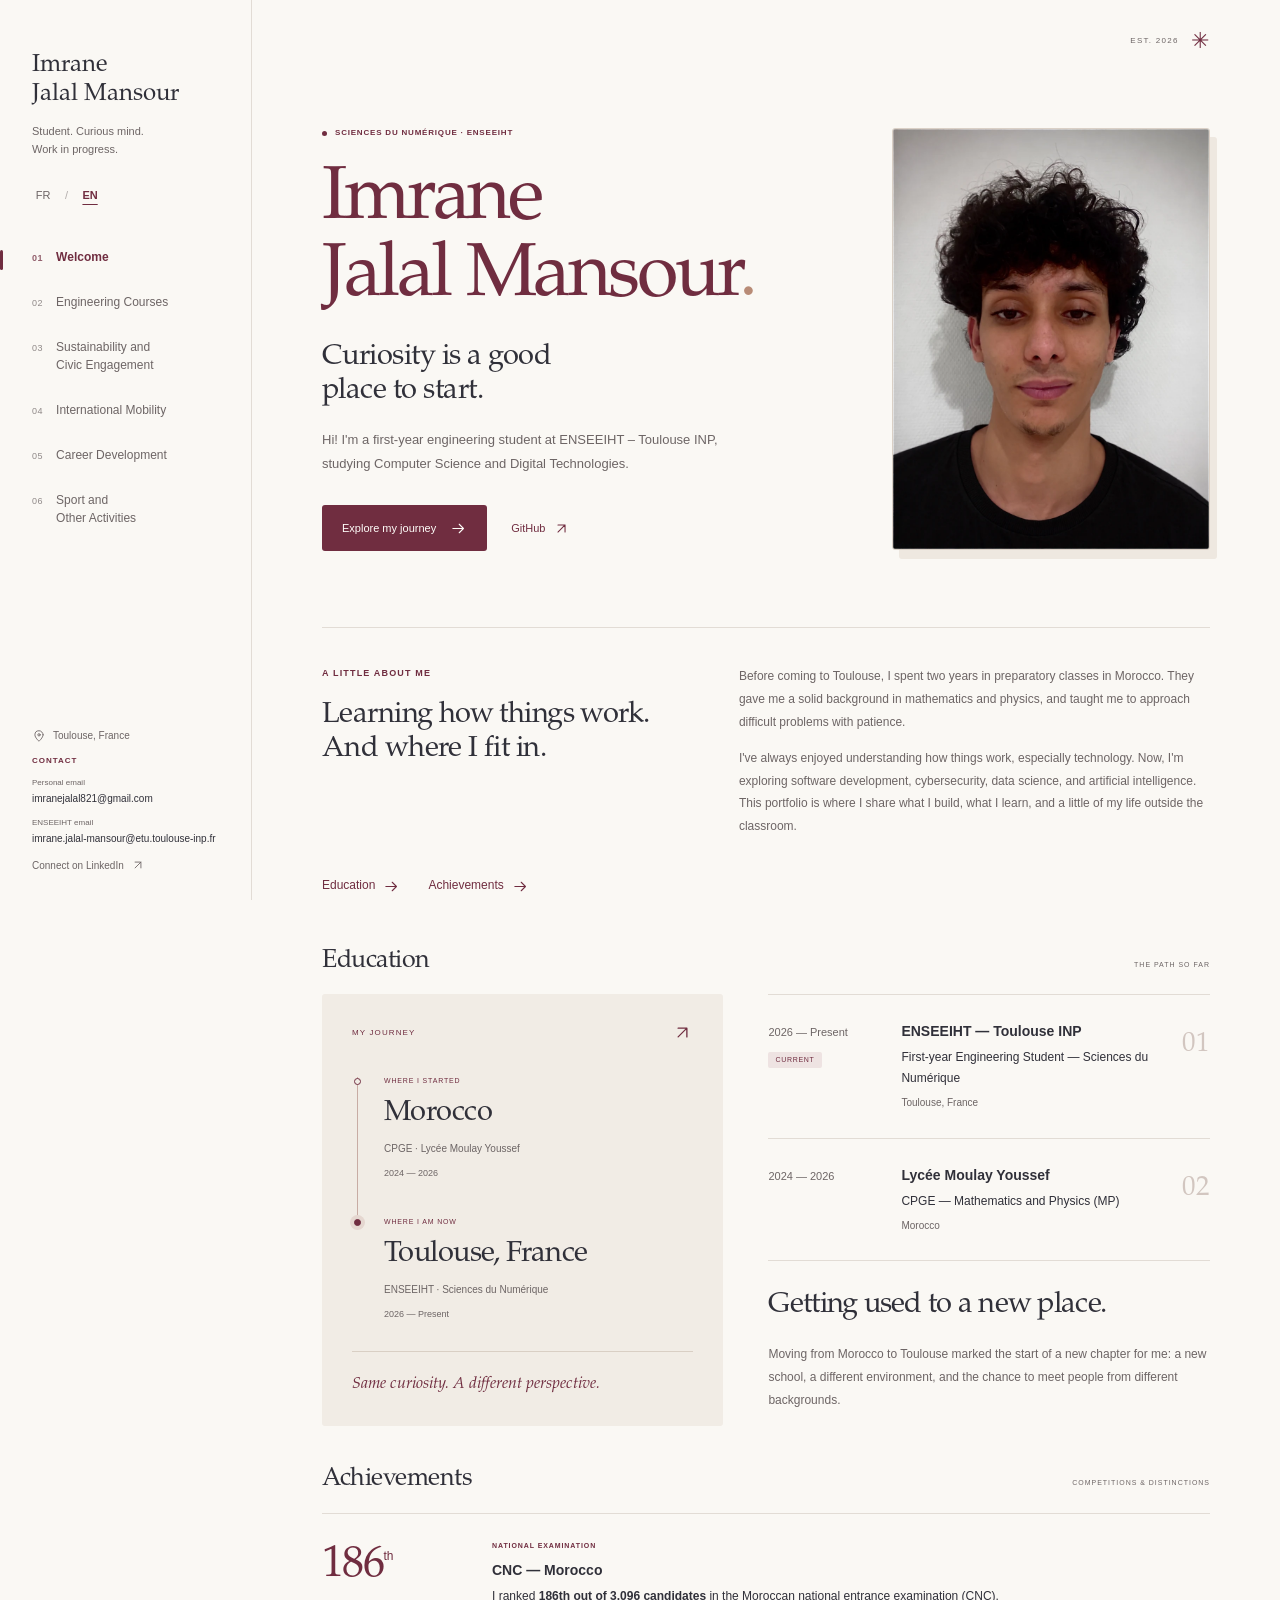
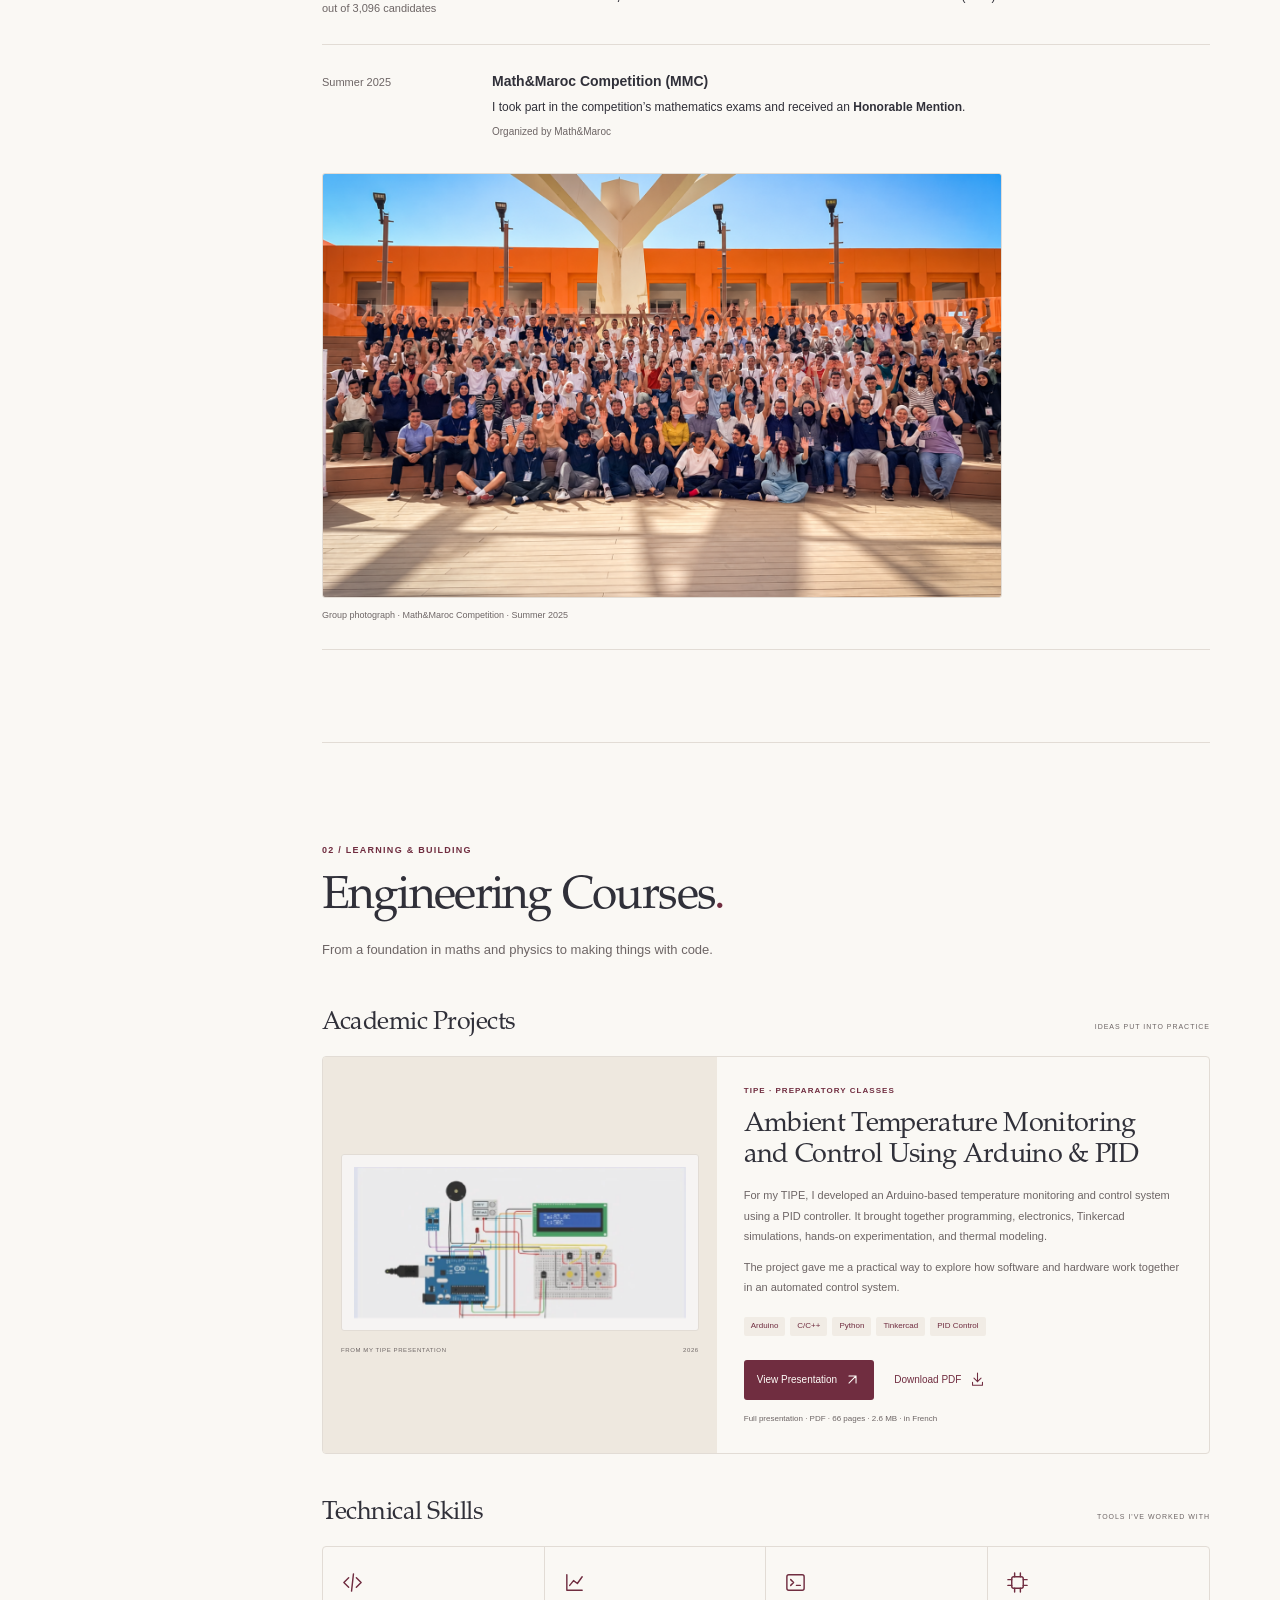
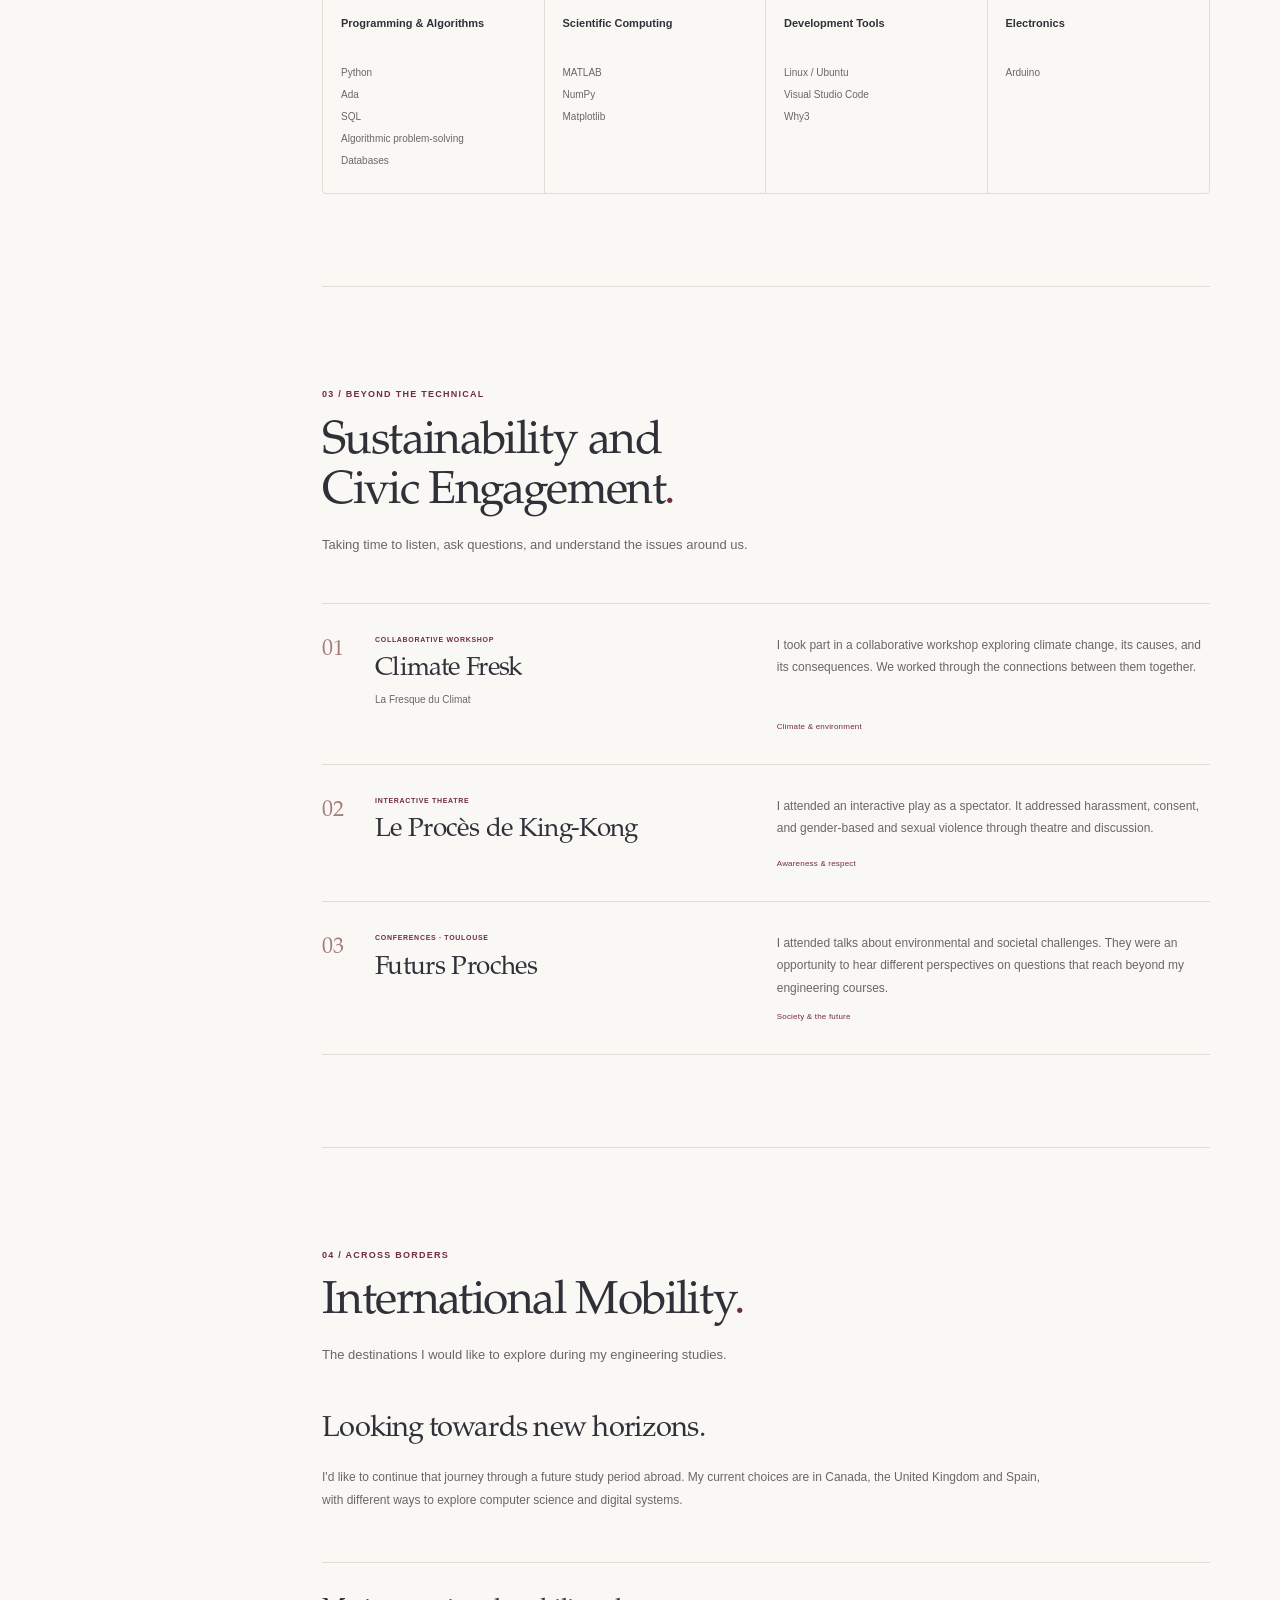
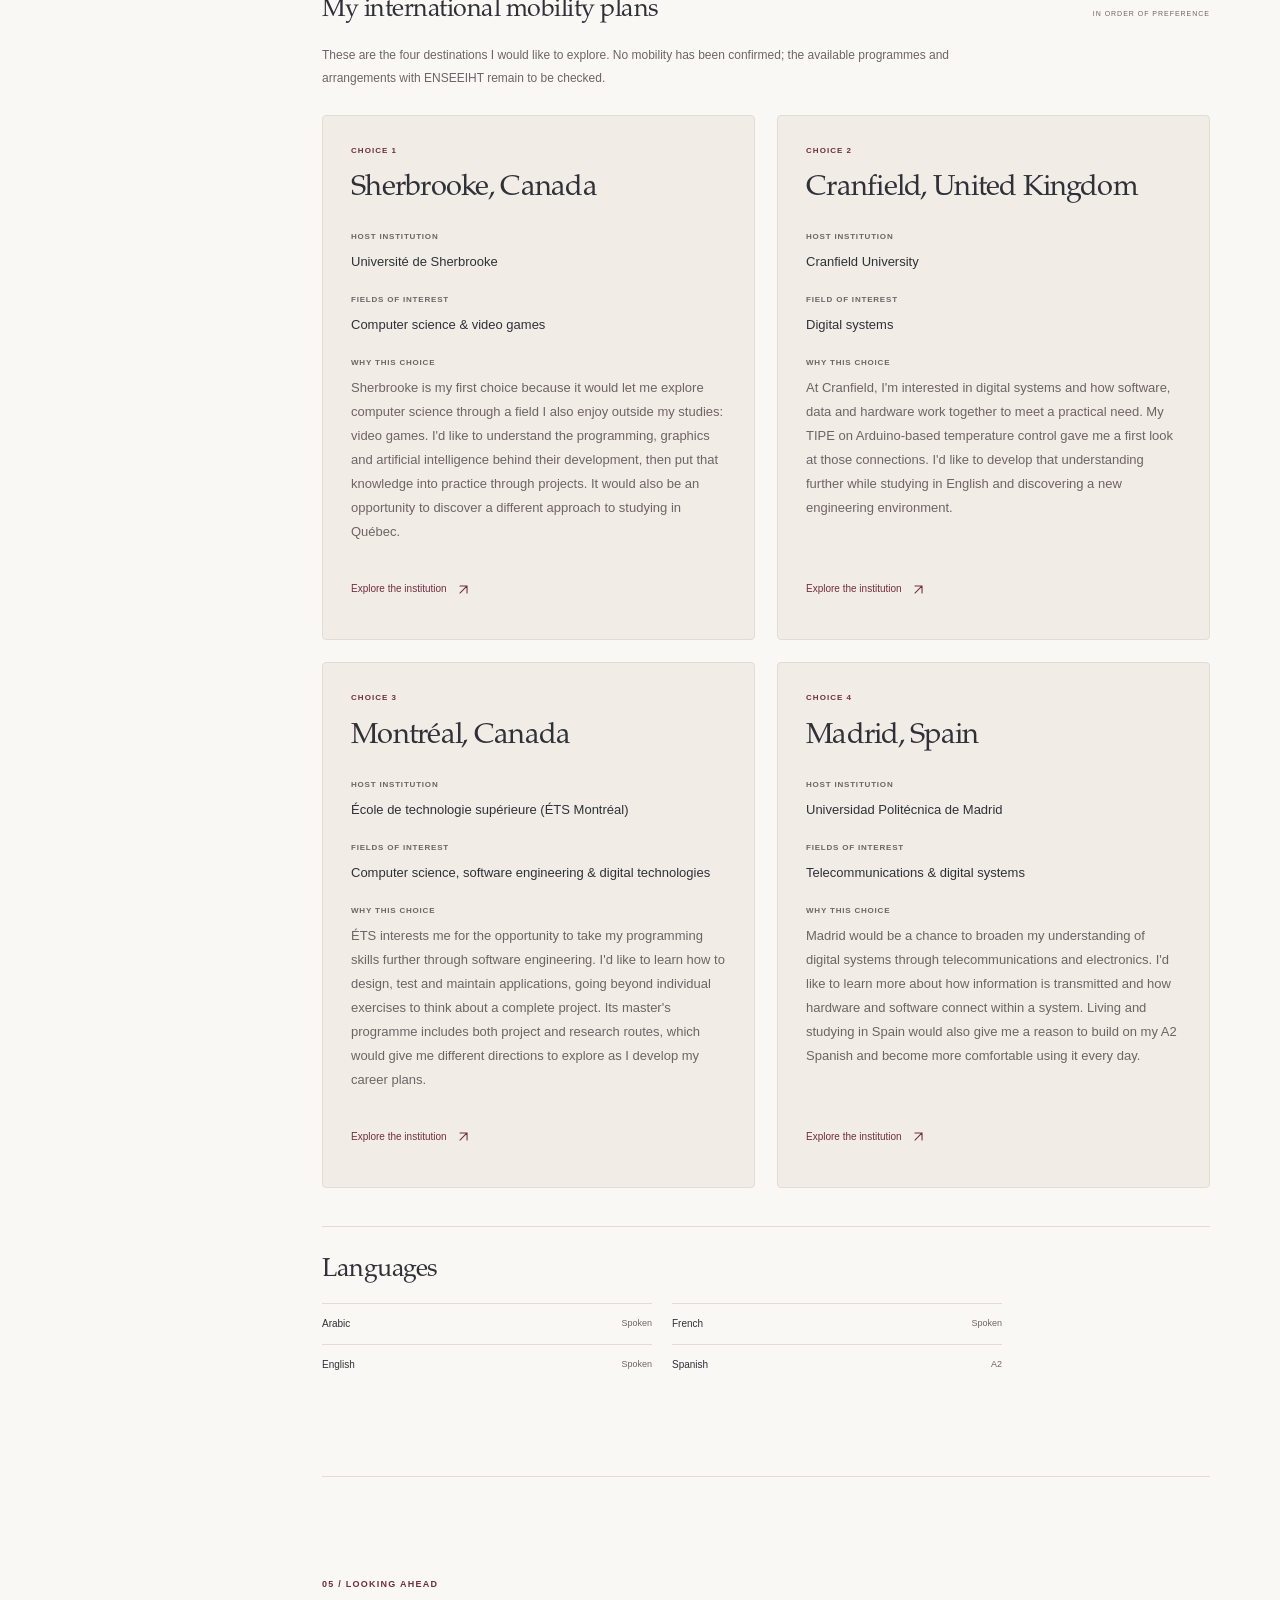
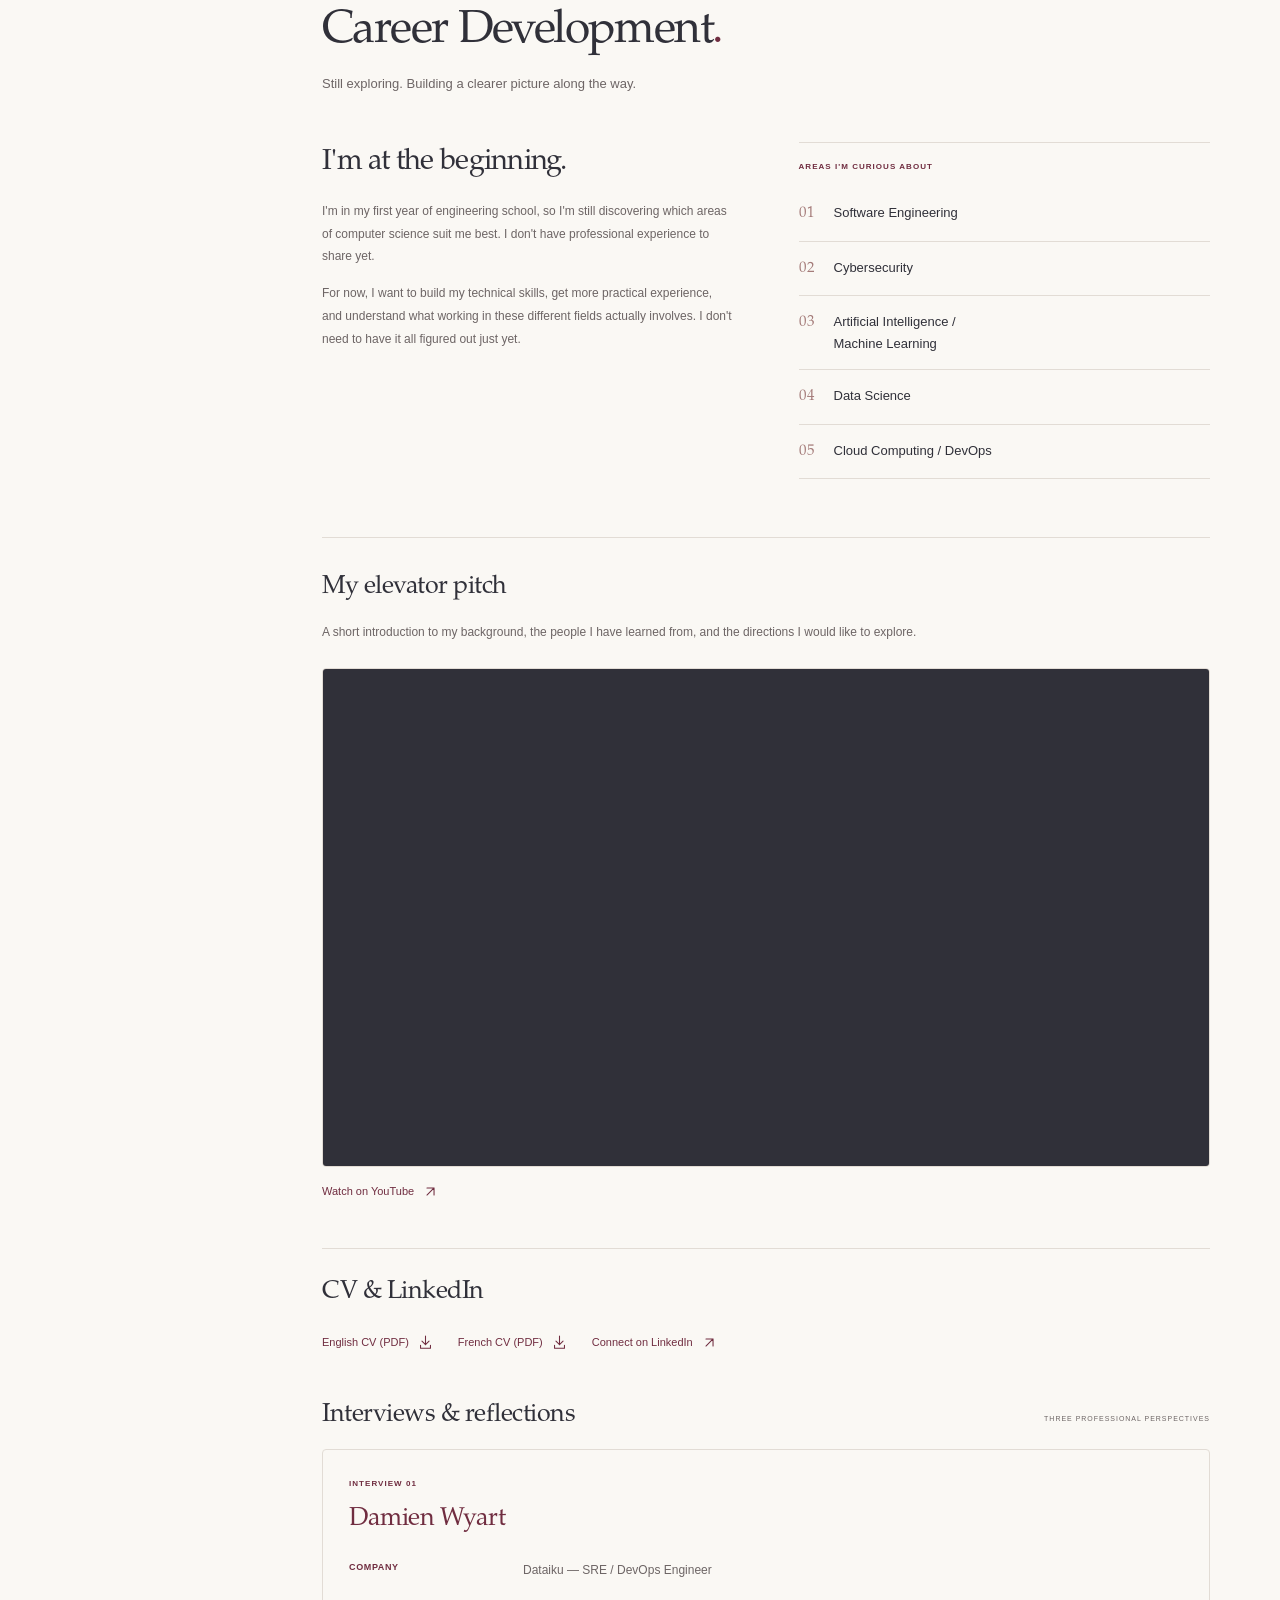
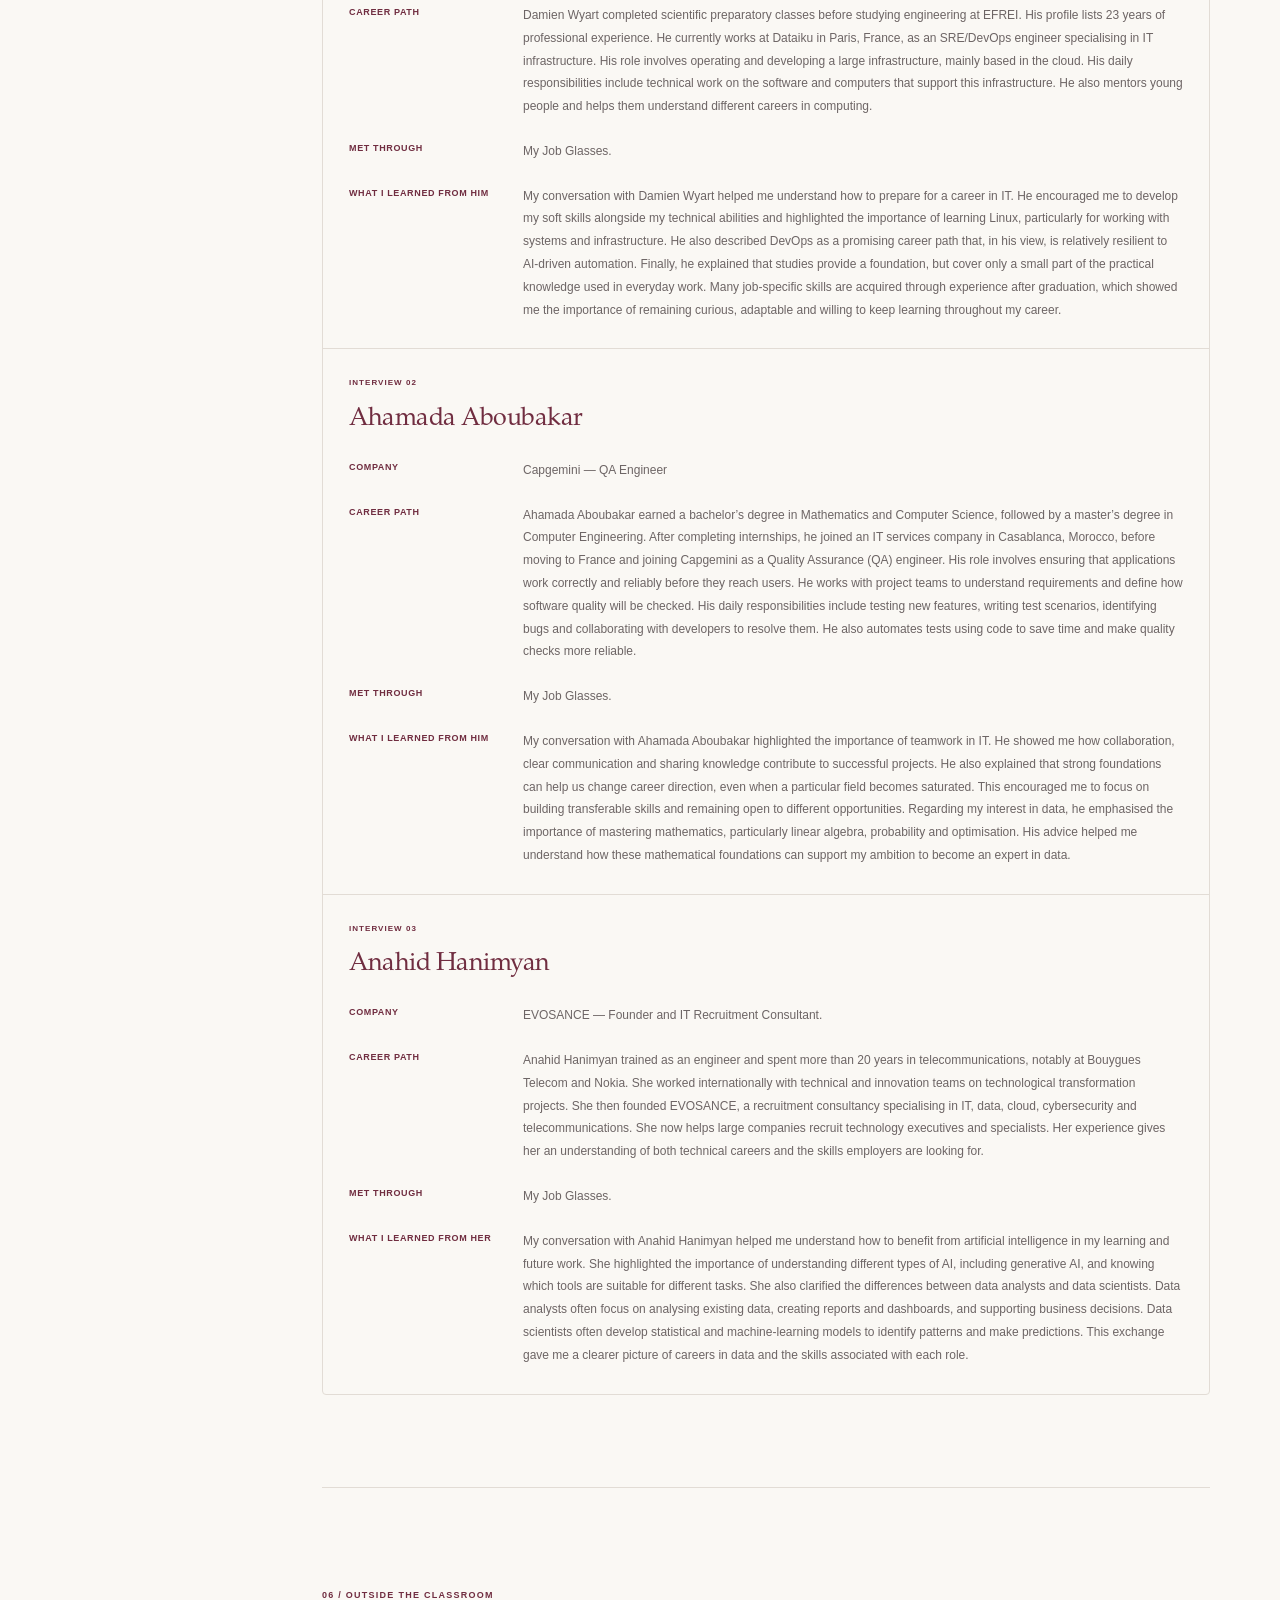
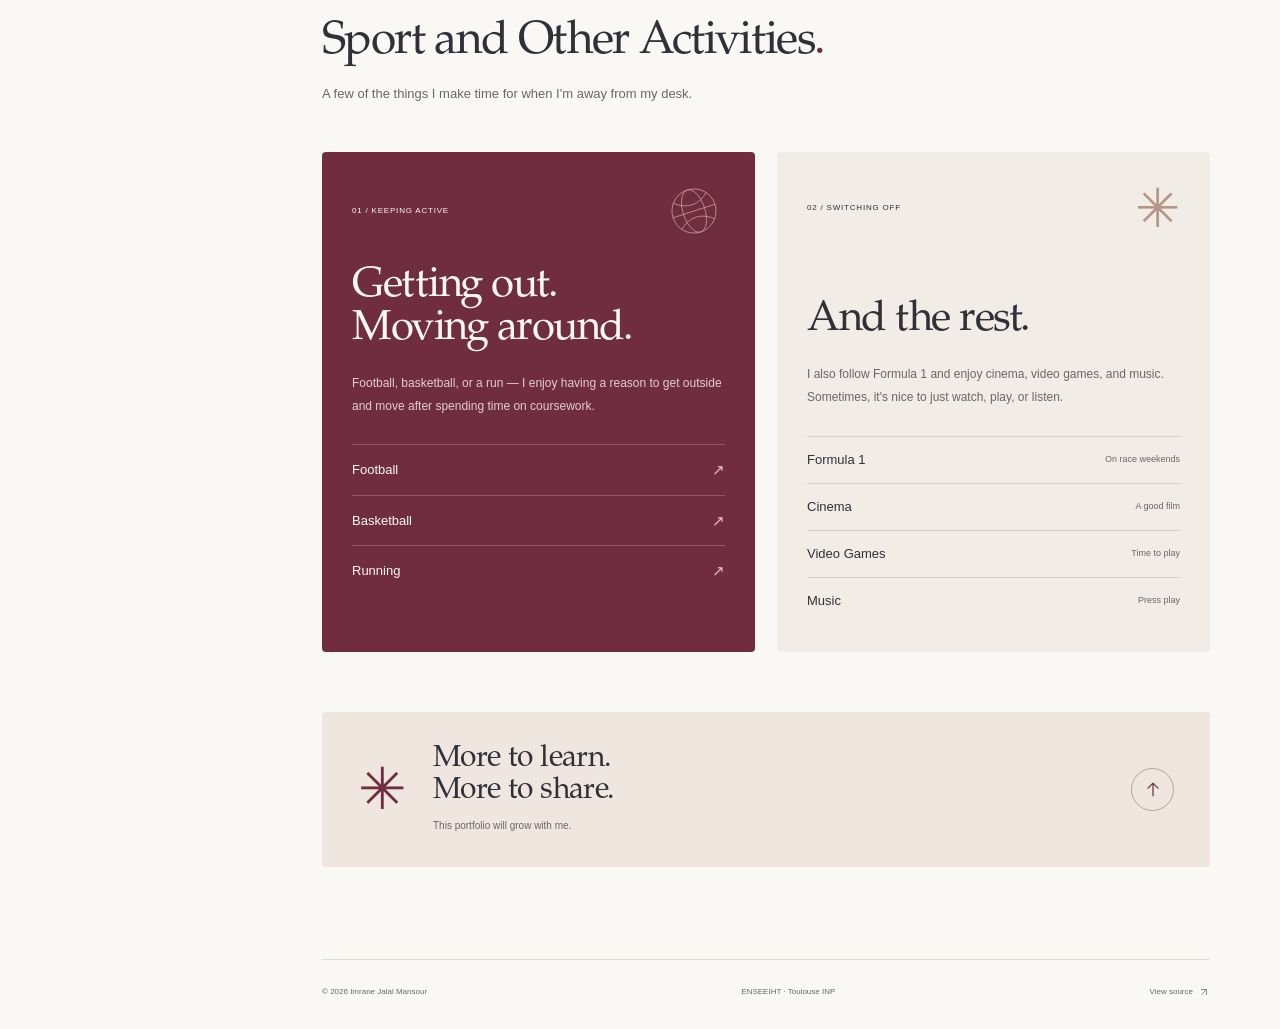
<file: index.html>
<!doctype html>
<html lang="en">
<head>
  <meta charset="utf-8">
  <meta name="viewport" content="width=device-width, initial-scale=1">
  <meta name="theme-color" content="#FAF8F4">
  <meta name="description" content="Imrane Jalal Mansour's personal e-portfolio. A first-year Sciences du Numérique engineering student at ENSEEIHT – Toulouse INP, sharing projects, experiences, and interests.">
  <meta property="og:type" content="website">
  <meta property="og:locale" content="en_GB">
  <meta property="og:title" content="Imrane Jalal Mansour — An Engineering Journey">
  <meta property="og:description" content="From Morocco to Toulouse. Projects, experiences, and things I'm curious about as a Sciences du Numérique student at ENSEEIHT.">
  <meta property="og:url" content="https://imranejalal.github.io/">
  <meta property="og:image" content="https://imranejalal.github.io/assets/images/social-card.png">
  <meta property="og:image:alt" content="Imrane Jalal Mansour — Sciences du Numérique, ENSEEIHT – Toulouse INP">
  <meta name="twitter:card" content="summary_large_image">
  <link rel="canonical" href="https://imranejalal.github.io/">
  <link rel="alternate" hreflang="en" href="https://imranejalal.github.io/">
  <link rel="alternate" hreflang="fr" href="https://imranejalal.github.io/fr/">
  <link rel="alternate" hreflang="x-default" href="https://imranejalal.github.io/">
  <link rel="icon" type="image/svg+xml" href="assets/images/favicon.svg">
  <link rel="preload" href="assets/fonts/editorial.woff" as="font" type="font/woff" crossorigin>
  <link rel="stylesheet" href="assets/css/styles.css?v=20261031-youtube-embed">
  <script defer src="assets/js/settings.js?v=20261031-youtube-embed"></script>
  <script defer src="assets/js/main.js?v=20261031-youtube-embed"></script>
  <title>Imrane Jalal Mansour — An Engineering Journey</title>
</head>
<body>
  <a class="skip-link" href="#main">Skip to content</a>
  <svg class="icon-library" xmlns="http://www.w3.org/2000/svg" aria-hidden="true">
    <symbol id="icon-arrow" viewBox="0 0 24 24"><path d="M4 12h15M13 6l6 6-6 6"/></symbol>
    <symbol id="icon-external" viewBox="0 0 24 24"><path d="M7 17 17 7M7 7h10v10"/></symbol>
    <symbol id="icon-download" viewBox="0 0 24 24"><path d="M12 3v12m-5-5 5 5 5-5M5 16v4h14v-4"/></symbol>
    <symbol id="icon-code" viewBox="0 0 24 24"><path d="m8 7-5 5 5 5m8-10 5 5-5 5m-3-14-2 18"/></symbol>
    <symbol id="icon-chart" viewBox="0 0 24 24"><path d="M4 4v16h16M7 15l4-5 4 3 5-7"/></symbol>
    <symbol id="icon-terminal" viewBox="0 0 24 24"><rect x="3" y="4" width="18" height="16" rx="2"/><path d="m7 9 3 3-3 3m6 0h4"/></symbol>
    <symbol id="icon-chip" viewBox="0 0 24 24"><rect x="6" y="6" width="12" height="12" rx="2"/><path d="M9 2v4m6-4v4M9 18v4m6-4v4M2 9h4m-4 6h4M18 9h4m-4 6h4"/></symbol>
    <symbol id="icon-location" viewBox="0 0 24 24"><path d="M19 10c0 5-7 11-7 11S5 15 5 10a7 7 0 1 1 14 0Z"/><circle cx="12" cy="10" r="2"/></symbol>
    <symbol id="icon-github" viewBox="0 0 24 24"><path d="M9 19c-4 1-4-2-6-2m12 5v-4a3.5 3.5 0 0 0-1-2.7c3.3-.4 6.7-1.6 6.7-7.3A5.7 5.7 0 0 0 19.2 4a5.3 5.3 0 0 0-.1-4S17.8-.4 15 1.5a14 14 0 0 0-7 0C5.2-.4 3.9 0 3.9 0a5.3 5.3 0 0 0-.1 4 5.7 5.7 0 0 0-1.5 4c0 5.7 3.4 6.9 6.7 7.3A3.5 3.5 0 0 0 8 18v4" transform="translate(1 2) scale(.9)"/></symbol>
  </svg>

  <header class="mobile-header">
    <span class="mobile-caption">AN ENGINEERING JOURNEY</span>
    <div class="language-switch" role="group" aria-label="Language"><a href="/fr/" lang="fr" hreflang="fr" data-language="fr" aria-label="Français">FR</a><span aria-hidden="true">/</span><a href="/" lang="en" hreflang="en" data-language="en" aria-label="English" aria-current="page">EN</a></div>
    <button class="menu-toggle" type="button" aria-controls="site-menu" aria-expanded="false" hidden><span class="menu-label">Menu</span><span class="menu-lines" aria-hidden="true"></span></button>
  </header>
  <div class="menu-backdrop" hidden></div>

  <aside class="sidebar" id="site-menu" aria-label="Portfolio navigation">
    <p class="sidebar-name">Imrane<br>Jalal Mansour</p>
    <p class="sidebar-caption">Student. Curious mind.<br>Work in progress.</p>
    <div class="language-switch" role="group" aria-label="Language"><a href="/fr/" lang="fr" hreflang="fr" data-language="fr" aria-label="Français">FR</a><span aria-hidden="true">/</span><a href="/" lang="en" hreflang="en" data-language="en" aria-label="English" aria-current="page">EN</a></div>
    <nav aria-label="Main navigation">
      <a href="#welcome" class="nav-link active" aria-current="location"><span class="nav-number">01</span><span>Welcome</span></a>
      <a href="#engineering-courses" class="nav-link"><span class="nav-number">02</span><span>Engineering Courses</span></a>
      <a href="#sustainability-civic-engagement" class="nav-link"><span class="nav-number">03</span><span>Sustainability and<br>Civic Engagement</span></a>
      <a href="#international-mobility" class="nav-link"><span class="nav-number">04</span><span>International Mobility</span></a>
      <a href="#career-development" class="nav-link"><span class="nav-number">05</span><span>Career Development</span></a>
      <a href="#sport-other-activities" class="nav-link"><span class="nav-number">06</span><span>Sport and<br>Other Activities</span></a>
    </nav>
    <div class="sidebar-bottom">
      <span class="location"><svg class="icon" aria-hidden="true"><use href="#icon-location"/></svg>Toulouse, France</span>
      <div class="sidebar-contact" role="group" aria-label="Contact">
        <p class="sidebar-contact-title">Contact</p>
        <a class="sidebar-email" href="mailto:imranejalal821@gmail.com"><span class="sidebar-email-label">Personal email</span><span class="sidebar-email-address">imranejalal821@gmail.com</span></a>
        <a class="sidebar-email" href="mailto:imrane.jalal-mansour@etu.toulouse-inp.fr"><span class="sidebar-email-label">ENSEEIHT email</span><span class="sidebar-email-address">imrane.jalal-mansour@etu.toulouse-inp.fr</span></a>
      </div>
      <a href="https://www.linkedin.com/in/imrane-jalal-mansour-01a728328/" target="_blank" rel="noopener noreferrer">Connect on LinkedIn<svg class="icon" aria-hidden="true"><use href="#icon-external"/></svg><span class="sr-only"> (opens in a new tab)</span></a>
    </div>
  </aside>

  <main id="main" tabindex="-1">
    <section class="welcome section" id="welcome" aria-labelledby="welcome-title">
      <div class="topline"><span>EST. 2026 <span class="tiny-star" aria-hidden="true">✳</span></span></div>
      <div class="hero">
        <div class="hero-copy">
          <p class="eyebrow"><span class="status-dot" aria-hidden="true"></span>SCIENCES DU NUMÉRIQUE · ENSEEIHT</p>
          <h1 id="welcome-title">Imrane<br>Jalal Mansour<span class="name-period">.</span></h1>
          <p class="hero-tagline">Curiosity is a good <br>place to start.</p>
          <p class="hero-intro">Hi! I'm a first-year engineering student at ENSEEIHT – Toulouse INP, studying Computer Science and Digital Technologies.</p>
          <div class="hero-actions"><a class="button button-primary" href="#education">Explore my journey<svg class="icon" aria-hidden="true"><use href="#icon-arrow"/></svg></a><a class="text-link" href="https://github.com/imranejalal" target="_blank" rel="noopener noreferrer">GitHub<svg class="icon" aria-hidden="true"><use href="#icon-external"/></svg><span class="sr-only"> (opens in a new tab)</span></a></div>
        </div>
        <figure class="hero-portrait">
          <img src="assets/images/imrane-jalal-mansour.webp" alt="Portrait of Imrane Jalal Mansour" width="900" height="1198" fetchpriority="high" decoding="async">
        </figure>
      </div>
      <div class="welcome-story">
        <div><p class="eyebrow">A LITTLE ABOUT ME</p><h2>Learning how things work.<br>And where I fit in.</h2></div>
        <div class="story-copy"><p>Before coming to Toulouse, I spent two years in preparatory classes in Morocco. They gave me a solid background in mathematics and physics, and taught me to approach difficult problems with patience.</p><p>I've always enjoyed understanding how things work, especially technology. Now, I'm exploring software development, cybersecurity, data science, and artificial intelligence. This portfolio is where I share what I build, what I learn, and a little of my life outside the classroom.</p></div>
      </div>
      <nav class="welcome-chapters" aria-label="Explore Welcome"><a class="text-link" href="#education">Education<svg class="icon" aria-hidden="true"><use href="#icon-arrow"/></svg></a><a class="text-link" href="#academic-achievements">Achievements<svg class="icon" aria-hidden="true"><use href="#icon-arrow"/></svg></a></nav>
      <div class="welcome-education" id="education" aria-labelledby="education-title">
      <div class="subsection-heading"><h3 id="education-title">Education</h3><span>THE PATH SO FAR</span></div>
      <div class="welcome-journey mobility-layout" id="my-journey" role="group" aria-label="My journey from preparatory classes to engineering school">
        <div class="journey-panel"><div class="journey-top"><span>MY JOURNEY</span><svg class="icon" aria-hidden="true"><use href="#icon-external"/></svg></div><div class="journey-stops"><div class="journey-stop"><span class="stop-dot" aria-hidden="true"></span><p class="stop-label">WHERE I STARTED</p><h3>Morocco</h3><p>CPGE · Lycée Moulay Youssef</p><span>2024 — 2026</span></div><div class="journey-stop"><span class="stop-dot filled" aria-hidden="true"></span><p class="stop-label">WHERE I AM NOW</p><h3>Toulouse, France</h3><p>ENSEEIHT · Sciences du Numérique</p><span>2026 — Present</span></div></div><p class="journey-footnote">Same curiosity. A different perspective.</p></div>
        <div class="welcome-education-detail">
      <div class="education-list">
        <article class="education-item"><div class="education-date">2026 — Present<span class="current-label">CURRENT</span></div><div><h4>ENSEEIHT — Toulouse INP</h4><p>First-year Engineering Student — Sciences du Numérique</p><span class="education-place">Toulouse, France</span></div><span class="education-mark" aria-hidden="true">01</span></article>
        <article class="education-item"><div class="education-date">2024 — 2026</div><div><h4>Lycée Moulay Youssef</h4><p>CPGE — Mathematics and Physics (MP)</p><span class="education-place">Morocco</span></div><span class="education-mark" aria-hidden="true">02</span></article>
      </div>
        <div class="mobility-copy journey-reflection"><h3>Getting used to a new place.</h3><p>Moving from Morocco to Toulouse marked the start of a new chapter for me: a new school, a different environment, and the chance to meet people from different backgrounds.</p></div>
        </div>
      </div>
      </div>
      <div class="welcome-achievements" id="academic-achievements" aria-labelledby="achievements-title">
        <div class="subsection-heading"><h3 id="achievements-title">Achievements</h3><span>COMPETITIONS & DISTINCTIONS</span></div>
        <div class="education-list">
          <article class="education-item cnc-achievement">
            <div class="education-date"><span class="ranking-number">186<sup>th</sup></span><span>out of 3,096 candidates</span></div>
            <div><p class="eyebrow">NATIONAL EXAMINATION</p><h4>CNC — Morocco</h4><p>I ranked <strong>186th out of 3,096 candidates</strong> in the Moroccan national entrance examination (CNC).</p></div>
          </article>
          <div class="mmc-entry">
          <article class="education-item">
            <div class="education-date"><time datetime="2025">Summer 2025</time></div>
            <div><h4>Math&amp;Maroc Competition (MMC)</h4><p>I took part in the competition’s mathematics exams and received an <strong>Honorable Mention</strong>.</p><span class="education-place">Organized by Math&amp;Maroc</span></div>
          </article>
        <div class="competition-gallery" aria-label="MMC group photograph">
          <figure class="competition-photo">
            <div class="competition-photo-frame">
              <img data-competition-photo="/assets/images/mmc/mmc%20groupe.png" alt="Group photograph at the Math&amp;Maroc Competition" width="1553" height="1013" loading="eager" decoding="async" hidden>
              <div class="competition-photo-placeholder"><span aria-hidden="true">01</span><p>Photo coming soon</p></div>
            </div>
            <figcaption>Group photograph · Math&amp;Maroc Competition · Summer 2025</figcaption>
          </figure>
        </div>
          </div>
        </div>
      </div>
    </section>

    <section class="section" id="engineering-courses" aria-labelledby="engineering-title">
      <div class="section-heading"><span class="chapter">02 / LEARNING & BUILDING</span><h2 id="engineering-title">Engineering Courses<span>.</span></h2><p>From a foundation in maths and physics to making things with code.</p></div>
      <div class="subsection-heading projects-heading"><h3>Academic Projects</h3><span>IDEAS PUT INTO PRACTICE</span></div>
      <article class="project-card">
        <div class="project-visual"><div class="project-image-wrap"><img src="assets/images/tipe-circuit.webp" alt="Arduino Uno connected to a temperature sensor, LCD screen, alarm, and cooling motors in my Tinkercad simulation." width="740" height="337" loading="lazy" decoding="async"></div><div class="project-caption"><span>FROM MY TIPE PRESENTATION</span><span>2026</span></div></div>
        <div class="project-copy"><p class="eyebrow">TIPE · PREPARATORY CLASSES</p><h4>Ambient Temperature Monitoring and Control Using Arduino & PID</h4><p>For my TIPE, I developed an Arduino-based temperature monitoring and control system using a PID controller. It brought together programming, electronics, Tinkercad simulations, hands-on experimentation, and thermal modeling.</p><p>The project gave me a practical way to explore how software and hardware work together in an automated control system.</p><ul class="tags" aria-label="Project technologies"><li>Arduino</li><li>C/C++</li><li>Python</li><li>Tinkercad</li><li>PID Control</li></ul><div class="project-actions"><a class="button button-primary" href="assets/pdf/TIPE_Imrane_Jalal_Mansour_2026.pdf" target="_blank" rel="noopener noreferrer">View Presentation<svg class="icon" aria-hidden="true"><use href="#icon-external"/></svg><span class="sr-only"> (PDF, opens in a new tab)</span></a><a class="text-link" href="assets/pdf/TIPE_Imrane_Jalal_Mansour_2026.pdf" download="TIPE_Imrane_Jalal_Mansour_2026.pdf">Download PDF<svg class="icon" aria-hidden="true"><use href="#icon-download"/></svg></a></div><p class="file-note">Full presentation · PDF · 66 pages · 2.6 MB · in French</p></div>
      </article>
      <div class="subsection-heading skills-heading"><h3>Technical Skills</h3><span>TOOLS I'VE WORKED WITH</span></div>
      <div class="skills-grid">
        <article class="skill-group"><svg class="icon skill-icon" aria-hidden="true"><use href="#icon-code"/></svg><h4>Programming & Algorithms</h4><ul class="skill-list"><li>Python</li><li>Ada</li><li>SQL</li><li>Algorithmic problem-solving</li><li>Databases</li></ul></article>
        <article class="skill-group"><svg class="icon skill-icon" aria-hidden="true"><use href="#icon-chart"/></svg><h4>Scientific Computing</h4><ul class="skill-list"><li>MATLAB</li><li>NumPy</li><li>Matplotlib</li></ul></article>
        <article class="skill-group"><svg class="icon skill-icon" aria-hidden="true"><use href="#icon-terminal"/></svg><h4>Development Tools</h4><ul class="skill-list"><li>Linux / Ubuntu</li><li>Visual Studio Code</li><li>Why3</li></ul></article>
        <article class="skill-group"><svg class="icon skill-icon" aria-hidden="true"><use href="#icon-chip"/></svg><h4>Electronics</h4><ul class="skill-list"><li>Arduino</li></ul></article>
      </div>
    </section>

    <section class="section engagement-section" id="sustainability-civic-engagement" aria-labelledby="engagement-title">
      <div class="section-heading"><span class="chapter">03 / BEYOND THE TECHNICAL</span><h2 id="engagement-title">Sustainability and<br>Civic Engagement<span>.</span></h2><p>Taking time to listen, ask questions, and understand the issues around us.</p></div>
      <div class="engagement-list">
        <article class="engagement-item"><span class="engagement-number" aria-hidden="true">01</span><div class="engagement-title"><p class="eyebrow">COLLABORATIVE WORKSHOP</p><h3>Climate Fresk</h3><p class="original-title">La Fresque du Climat</p></div><p class="engagement-description">I took part in a collaborative workshop exploring climate change, its causes, and its consequences. We worked through the connections between them together.</p><span class="engagement-topic">Climate & environment</span></article>
        <article class="engagement-item"><span class="engagement-number" aria-hidden="true">02</span><div class="engagement-title"><p class="eyebrow">INTERACTIVE THEATRE</p><h3>Le Procès de King-Kong</h3></div><p class="engagement-description">I attended an interactive play as a spectator. It addressed harassment, consent, and gender-based and sexual violence through theatre and discussion.</p><span class="engagement-topic">Awareness & respect</span></article>
        <article class="engagement-item"><span class="engagement-number" aria-hidden="true">03</span><div class="engagement-title"><p class="eyebrow">CONFERENCES · TOULOUSE</p><h3>Futurs Proches</h3></div><p class="engagement-description">I attended talks about environmental and societal challenges. They were an opportunity to hear different perspectives on questions that reach beyond my engineering courses.</p><span class="engagement-topic">Society & the future</span></article>
      </div>
    </section>

    <section class="section mobility-section" id="international-mobility" aria-labelledby="mobility-title">
      <div class="section-heading"><span class="chapter">04 / ACROSS BORDERS</span><h2 id="mobility-title">International Mobility<span>.</span></h2><p>The destinations I would like to explore during my engineering studies.</p></div>
      <div class="mobility-intro">
        <div class="mobility-copy"><h3>Looking towards new horizons.</h3><p>I'd like to continue that journey through a future study period abroad. My current choices are in Canada, the United Kingdom and Spain, with different ways to explore computer science and digital systems.</p></div>
      </div>
      <div class="mobility-plans" aria-labelledby="mobility-plans-title">
        <div class="subsection-heading"><h3 id="mobility-plans-title">My international mobility plans</h3><span>IN ORDER OF PREFERENCE</span></div>
        <p class="mobility-plans-intro">These are the four destinations I would like to explore. No mobility has been confirmed; the available programmes and arrangements with ENSEEIHT remain to be checked.</p>
        <ol class="mobility-plans-grid" role="list">
          <li>
            <article class="mobility-plan" aria-labelledby="mobility-choice-1">
              <p class="eyebrow">CHOICE 1</p>
              <h4 id="mobility-choice-1">Sherbrooke, Canada</h4>
              <dl class="mobility-plan-details">
                <div><dt>Host institution</dt><dd>Université de Sherbrooke</dd></div>
                <div><dt>Fields of interest</dt><dd>Computer science &amp; video games</dd></div>
                <div><dt>Why this choice</dt><dd>Sherbrooke is my first choice because it would let me explore computer science through a field I also enjoy outside my studies: video games. I'd like to understand the programming, graphics and artificial intelligence behind their development, then put that knowledge into practice through projects. It would also be an opportunity to discover a different approach to studying in Québec.</dd></div>
              </dl>
              <a class="text-link" href="https://www.usherbrooke.ca/informatique/nos-programmes/2e-cycle/maitrise-en-informatique" target="_blank" rel="noopener noreferrer">Explore the institution<svg class="icon" aria-hidden="true"><use href="#icon-external"/></svg><span class="sr-only"> (opens in a new tab)</span></a>
            </article>
          </li>
          <li>
            <article class="mobility-plan" aria-labelledby="mobility-choice-2">
              <p class="eyebrow">CHOICE 2</p>
              <h4 id="mobility-choice-2">Cranfield, United Kingdom</h4>
              <dl class="mobility-plan-details">
                <div><dt>Host institution</dt><dd>Cranfield University</dd></div>
                <div><dt>Field of interest</dt><dd>Digital systems</dd></div>
                <div><dt>Why this choice</dt><dd>At Cranfield, I'm interested in digital systems and how software, data and hardware work together to meet a practical need. My TIPE on Arduino-based temperature control gave me a first look at those connections. I'd like to develop that understanding further while studying in English and discovering a new engineering environment.</dd></div>
              </dl>
              <a class="text-link" href="https://www.cranfield.ac.uk/" target="_blank" rel="noopener noreferrer">Explore the institution<svg class="icon" aria-hidden="true"><use href="#icon-external"/></svg><span class="sr-only"> (opens in a new tab)</span></a>
            </article>
          </li>
          <li>
            <article class="mobility-plan" aria-labelledby="mobility-choice-3">
              <p class="eyebrow">CHOICE 3</p>
              <h4 id="mobility-choice-3">Montréal, Canada</h4>
              <dl class="mobility-plan-details">
                <div><dt>Host institution</dt><dd>École de technologie supérieure (ÉTS Montréal)</dd></div>
                <div><dt>Fields of interest</dt><dd>Computer science, software engineering &amp; digital technologies</dd></div>
                <div><dt>Why this choice</dt><dd>ÉTS interests me for the opportunity to take my programming skills further through software engineering. I'd like to learn how to design, test and maintain applications, going beyond individual exercises to think about a complete project. Its master's programme includes both project and research routes, which would give me different directions to explore as I develop my career plans.</dd></div>
              </dl>
              <a class="text-link" href="https://www.etsmtl.ca/programmes-formations/maitrise-genie-logiciel" target="_blank" rel="noopener noreferrer">Explore the institution<svg class="icon" aria-hidden="true"><use href="#icon-external"/></svg><span class="sr-only"> (opens in a new tab)</span></a>
            </article>
          </li>
          <li>
            <article class="mobility-plan" aria-labelledby="mobility-choice-4">
              <p class="eyebrow">CHOICE 4</p>
              <h4 id="mobility-choice-4">Madrid, Spain</h4>
              <dl class="mobility-plan-details">
                <div><dt>Host institution</dt><dd>Universidad Politécnica de Madrid</dd></div>
                <div><dt>Fields of interest</dt><dd>Telecommunications &amp; digital systems</dd></div>
                <div><dt>Why this choice</dt><dd>Madrid would be a chance to broaden my understanding of digital systems through telecommunications and electronics. I'd like to learn more about how information is transmitted and how hardware and software connect within a system. Living and studying in Spain would also give me a reason to build on my A2 Spanish and become more comfortable using it every day.</dd></div>
              </dl>
              <a class="text-link" href="https://www.die.upm.es/en/docencia/muise/" target="_blank" rel="noopener noreferrer">Explore the institution<svg class="icon" aria-hidden="true"><use href="#icon-external"/></svg><span class="sr-only"> (opens in a new tab)</span></a>
            </article>
          </li>
        </ol>
      </div>
        <div class="language-block mobility-languages"><h3>Languages</h3><dl class="languages"><div><dt>Arabic</dt><dd>Spoken</dd></div><div><dt>French</dt><dd>Spoken</dd></div><div><dt>English</dt><dd>Spoken</dd></div><div><dt>Spanish</dt><dd>A2</dd></div></dl></div>
    </section>

    <section class="section career-section" id="career-development" aria-labelledby="career-title">
      <div class="section-heading"><span class="chapter">05 / LOOKING AHEAD</span><h2 id="career-title">Career Development<span>.</span></h2><p>Still exploring. Building a clearer picture along the way.</p></div>
      <div class="career-layout"><div class="career-copy"><h3>I'm at the beginning.</h3><p>I'm in my first year of engineering school, so I'm still discovering which areas of computer science suit me best. I don't have professional experience to share yet.</p><p>For now, I want to build my technical skills, get more practical experience, and understand what working in these different fields actually involves. I don't need to have it all figured out just yet.</p></div>
      <div class="career-interests"><p class="eyebrow">AREAS I'M CURIOUS ABOUT</p><ul><li><span>01</span>Software Engineering</li><li><span>02</span>Cybersecurity</li><li><span>03</span>Artificial Intelligence /<br>Machine Learning</li><li><span>04</span>Data Science</li><li><span>05</span>Cloud Computing / DevOps</li></ul></div></div>

      <div class="career-pitch" id="pitch-video" aria-labelledby="pitch-title">
        <div class="subsection-heading"><h3 id="pitch-title">My elevator pitch</h3></div>
        <p class="pitch-intro">A short introduction to my background, the people I have learned from, and the directions I would like to explore.</p>
        <div class="pitch-frame pitch-youtube-frame">
          <iframe class="pitch-player pitch-youtube" src="https://www.youtube-nocookie.com/embed/jkFv1a_8dXc" title="Imrane Jalal Mansour — Elevator pitch" width="1280" height="720" loading="lazy" referrerpolicy="strict-origin-when-cross-origin" allow="autoplay; encrypted-media; picture-in-picture; fullscreen; web-share" allowfullscreen></iframe>
        </div>
        <p class="pitch-watch-link"><a class="text-link" href="https://youtu.be/jkFv1a_8dXc" target="_blank" rel="noopener noreferrer">Watch on YouTube<svg class="icon" aria-hidden="true"><use href="#icon-external"/></svg><span class="sr-only"> (opens in a new tab)</span></a></p>
      </div>
      <div class="career-resources" id="professional-links">
        <div class="subsection-heading"><h3>CV &amp; LinkedIn</h3></div>
        <div class="career-links"><a class="text-link" href="/assets/cv/CV_Imrane_Jalal_Mansour_EN.pdf" hreflang="en" download="CV_Imrane_Jalal_Mansour_EN.pdf">English CV (PDF)<svg class="icon" aria-hidden="true"><use href="#icon-download"/></svg></a><a class="text-link" href="/assets/cv/CV_Imrane_Jalal_Mansour_FR.pdf" hreflang="fr" download="CV_Imrane_Jalal_Mansour_FR.pdf">French CV (PDF)<svg class="icon" aria-hidden="true"><use href="#icon-download"/></svg></a><a class="text-link" href="https://www.linkedin.com/in/imrane-jalal-mansour-01a728328/" target="_blank" rel="noopener noreferrer">Connect on LinkedIn<svg class="icon" aria-hidden="true"><use href="#icon-external"/></svg><span class="sr-only"> (opens in a new tab)</span></a></div><div id="cv-action" hidden></div>
      </div>
      <div class="career-interviews" aria-labelledby="interviews-title">
        <div class="subsection-heading"><h3 id="interviews-title">Interviews & reflections</h3><span>THREE PROFESSIONAL PERSPECTIVES</span></div>
        <div class="interview-grid">
        <article class="interview-card" id="interview-1">
          <p class="eyebrow">INTERVIEW 01</p>
          <h4>Damien Wyart</h4>
          <dl class="interview-details">
            <div><dt>Company</dt><dd>Dataiku — SRE / DevOps Engineer</dd></div>
            <div><dt>Career path</dt><dd>Damien Wyart completed scientific preparatory classes before studying engineering at EFREI. His profile lists 23 years of professional experience. He currently works at Dataiku in Paris, France, as an SRE/DevOps engineer specialising in IT infrastructure. His role involves operating and developing a large infrastructure, mainly based in the cloud. His daily responsibilities include technical work on the software and computers that support this infrastructure. He also mentors young people and helps them understand different careers in computing.</dd></div>
            <div><dt>Met through</dt><dd>My Job Glasses.</dd></div>
            <div><dt>What I learned from him</dt><dd>My conversation with Damien Wyart helped me understand how to prepare for a career in IT. He encouraged me to develop my soft skills alongside my technical abilities and highlighted the importance of learning Linux, particularly for working with systems and infrastructure. He also described DevOps as a promising career path that, in his view, is relatively resilient to AI-driven automation. Finally, he explained that studies provide a foundation, but cover only a small part of the practical knowledge used in everyday work. Many job-specific skills are acquired through experience after graduation, which showed me the importance of remaining curious, adaptable and willing to keep learning throughout my career.</dd></div>
          </dl>
        </article>
        <article class="interview-card" id="interview-2">
          <p class="eyebrow">INTERVIEW 02</p>
          <h4>Ahamada Aboubakar</h4>
          <dl class="interview-details">
            <div><dt>Company</dt><dd>Capgemini — QA Engineer</dd></div>
            <div><dt>Career path</dt><dd>Ahamada Aboubakar earned a bachelor’s degree in Mathematics and Computer Science, followed by a master’s degree in Computer Engineering. After completing internships, he joined an IT services company in Casablanca, Morocco, before moving to France and joining Capgemini as a Quality Assurance (QA) engineer. His role involves ensuring that applications work correctly and reliably before they reach users. He works with project teams to understand requirements and define how software quality will be checked. His daily responsibilities include testing new features, writing test scenarios, identifying bugs and collaborating with developers to resolve them. He also automates tests using code to save time and make quality checks more reliable.</dd></div>
            <div><dt>Met through</dt><dd>My Job Glasses.</dd></div>
            <div><dt>What I learned from him</dt><dd>My conversation with Ahamada Aboubakar highlighted the importance of teamwork in IT. He showed me how collaboration, clear communication and sharing knowledge contribute to successful projects. He also explained that strong foundations can help us change career direction, even when a particular field becomes saturated. This encouraged me to focus on building transferable skills and remaining open to different opportunities. Regarding my interest in data, he emphasised the importance of mastering mathematics, particularly linear algebra, probability and optimisation. His advice helped me understand how these mathematical foundations can support my ambition to become an expert in data.</dd></div>
          </dl>
        </article>
        <article class="interview-card" id="interview-3">
          <p class="eyebrow">INTERVIEW 03</p>
          <h4>Anahid Hanimyan</h4>
          <dl class="interview-details">
            <div><dt>Company</dt><dd>EVOSANCE — Founder and IT Recruitment Consultant.</dd></div>
            <div><dt>Career path</dt><dd>Anahid Hanimyan trained as an engineer and spent more than 20 years in telecommunications, notably at Bouygues Telecom and Nokia. She worked internationally with technical and innovation teams on technological transformation projects. She then founded EVOSANCE, a recruitment consultancy specialising in IT, data, cloud, cybersecurity and telecommunications. She now helps large companies recruit technology executives and specialists. Her experience gives her an understanding of both technical careers and the skills employers are looking for.</dd></div>
            <div><dt>Met through</dt><dd>My Job Glasses.</dd></div>
            <div><dt>What I learned from her</dt><dd>My conversation with Anahid Hanimyan helped me understand how to benefit from artificial intelligence in my learning and future work. She highlighted the importance of understanding different types of AI, including generative AI, and knowing which tools are suitable for different tasks. She also clarified the differences between data analysts and data scientists. Data analysts often focus on analysing existing data, creating reports and dashboards, and supporting business decisions. Data scientists often develop statistical and machine-learning models to identify patterns and make predictions. This exchange gave me a clearer picture of careers in data and the skills associated with each role.</dd></div>
          </dl>
        </article>
        </div>
      </div>
    </section>

    <section class="section activities-section" id="sport-other-activities" aria-labelledby="activities-title">
      <div class="section-heading"><span class="chapter">06 / OUTSIDE THE CLASSROOM</span><h2 id="activities-title">Sport and Other Activities<span>.</span></h2><p>A few of the things I make time for when I'm away from my desk.</p></div>
      <div class="activities-grid">
        <article class="sports-card"><div class="activity-card-top"><span>01 / KEEPING ACTIVE</span><svg class="sports-sketch" viewBox="0 0 90 90" fill="none" aria-hidden="true"><circle cx="45" cy="45" r="32"/><ellipse cx="45" cy="45" rx="16" ry="32"/><path d="M13 45h64M20 25c15 14 35 14 50 0M20 65c15-14 35-14 50 0"/></svg></div><h3>Getting out.<br>Moving around.</h3><p>Football, basketball, or a run — I enjoy having a reason to get outside and move after spending time on coursework.</p><ul class="interest-list"><li><span>Football</span><span aria-hidden="true">↗</span></li><li><span>Basketball</span><span aria-hidden="true">↗</span></li><li><span>Running</span><span aria-hidden="true">↗</span></li></ul></article>
        <article class="interests-card"><div class="activity-card-top"><span>02 / SWITCHING OFF</span><span class="activity-asterisk" aria-hidden="true">✳</span></div><h3>And the rest.</h3><p>I also follow Formula 1 and enjoy cinema, video games, and music. Sometimes, it's nice to just watch, play, or listen.</p><ul class="interest-list"><li><span>Formula 1</span><span class="interest-note">On race weekends</span></li><li><span>Cinema</span><span class="interest-note">A good film</span></li><li><span>Video Games</span><span class="interest-note">Time to play</span></li><li><span>Music</span><span class="interest-note">Press play</span></li></ul></article>
      </div>
      <div class="closing-note"><span class="closing-star" aria-hidden="true">✳</span><div><h3>More to learn.<br>More to share.</h3><p>This portfolio will grow with me.</p></div><a href="#welcome" class="back-top" aria-label="Back to welcome"><svg class="icon" aria-hidden="true"><use href="#icon-arrow"/></svg></a></div>
    </section>
    <footer class="site-footer"><p>© <span id="copyright-year">2026</span> Imrane Jalal Mansour</p><p>ENSEEIHT · Toulouse INP</p><a href="https://github.com/imranejalal/imranejalal.github.io" target="_blank" rel="noopener noreferrer">View source<svg class="icon" aria-hidden="true"><use href="#icon-external"/></svg><span class="sr-only"> (opens in a new tab)</span></a></footer>
  </main>
</body>
</html>
</file>
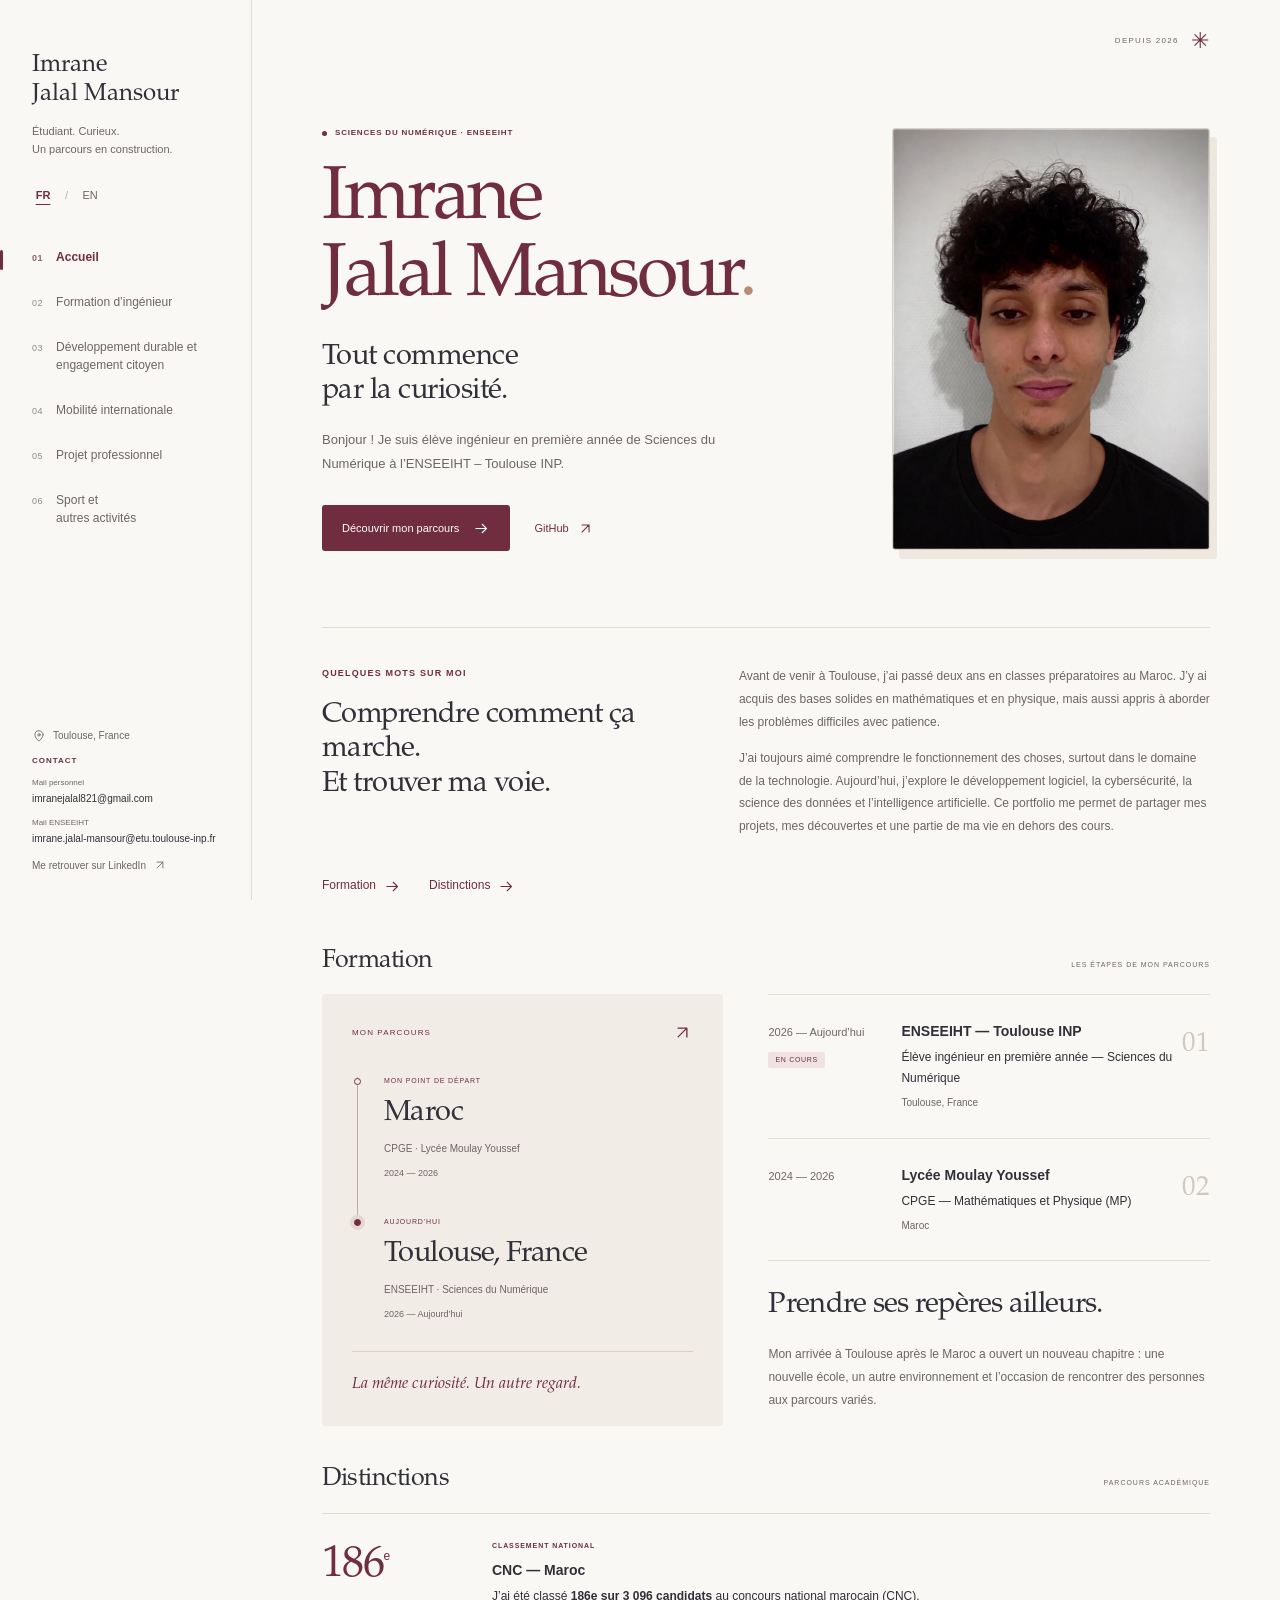
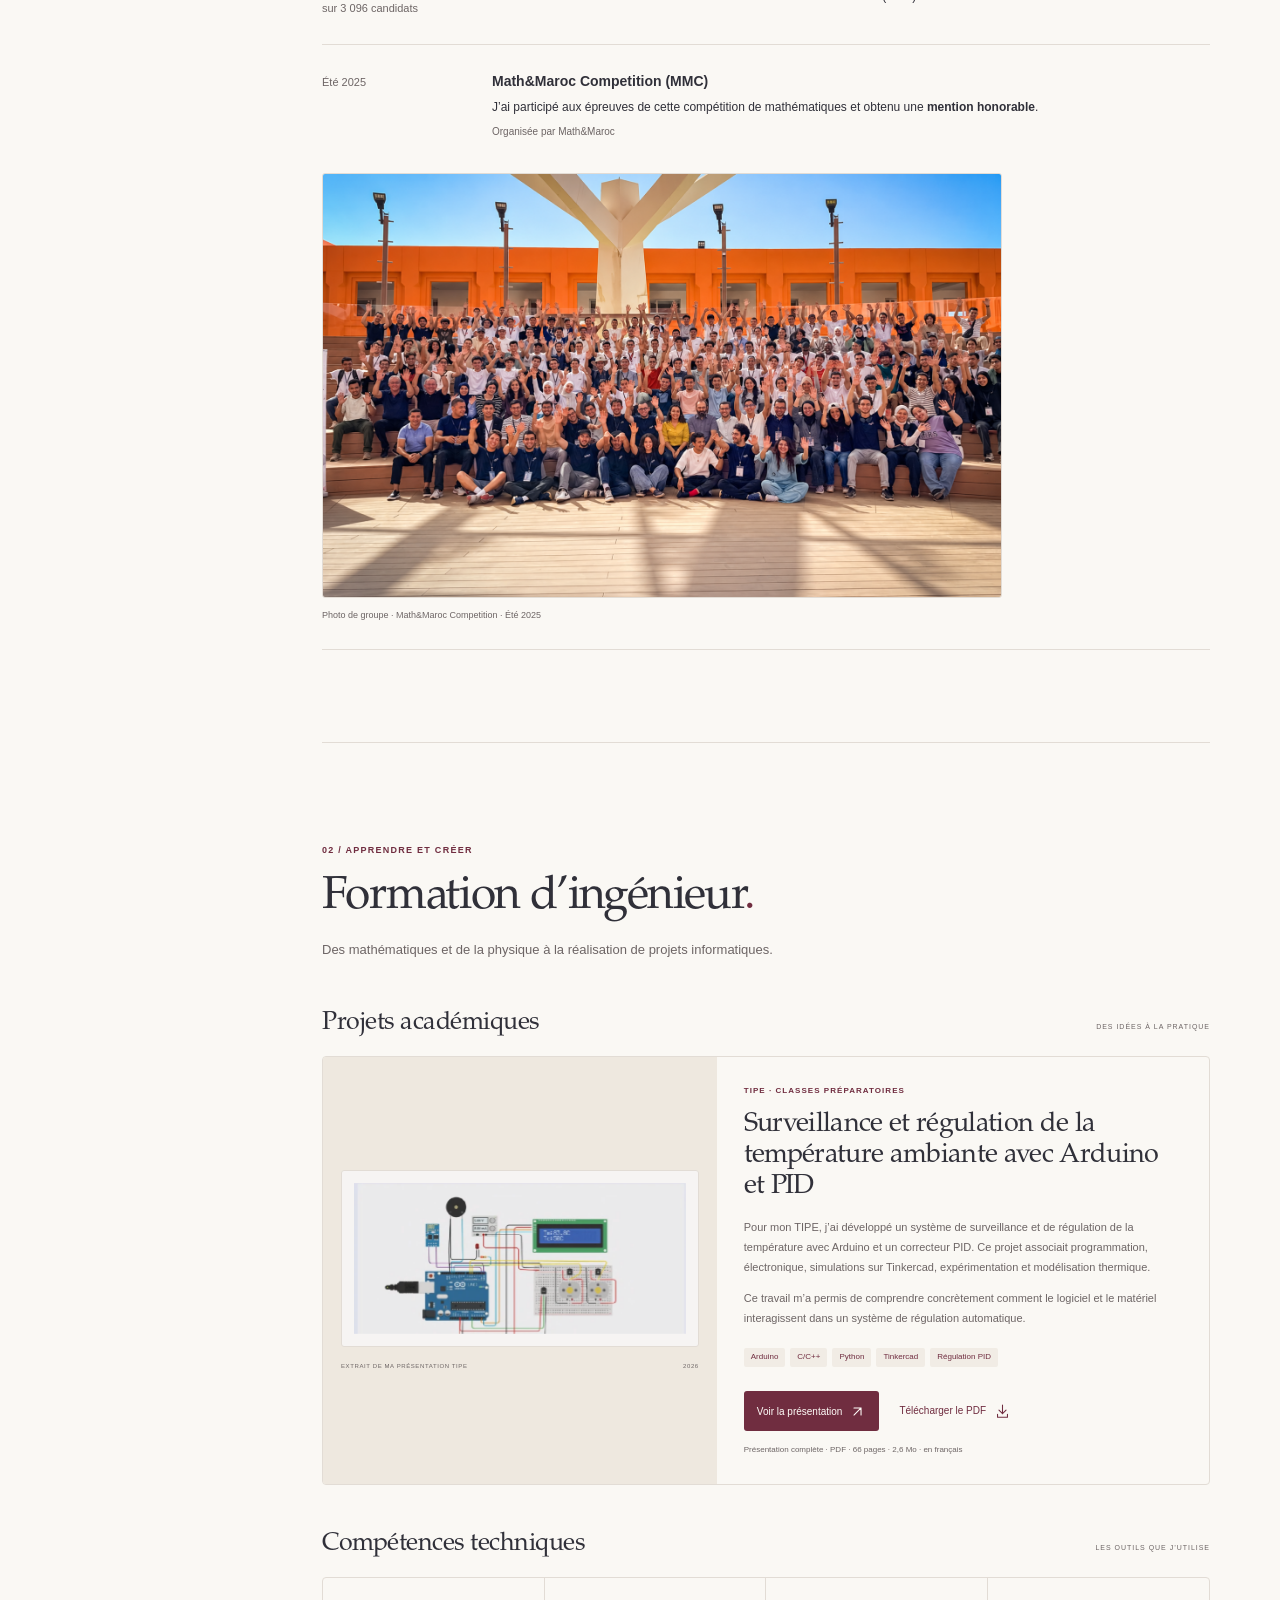
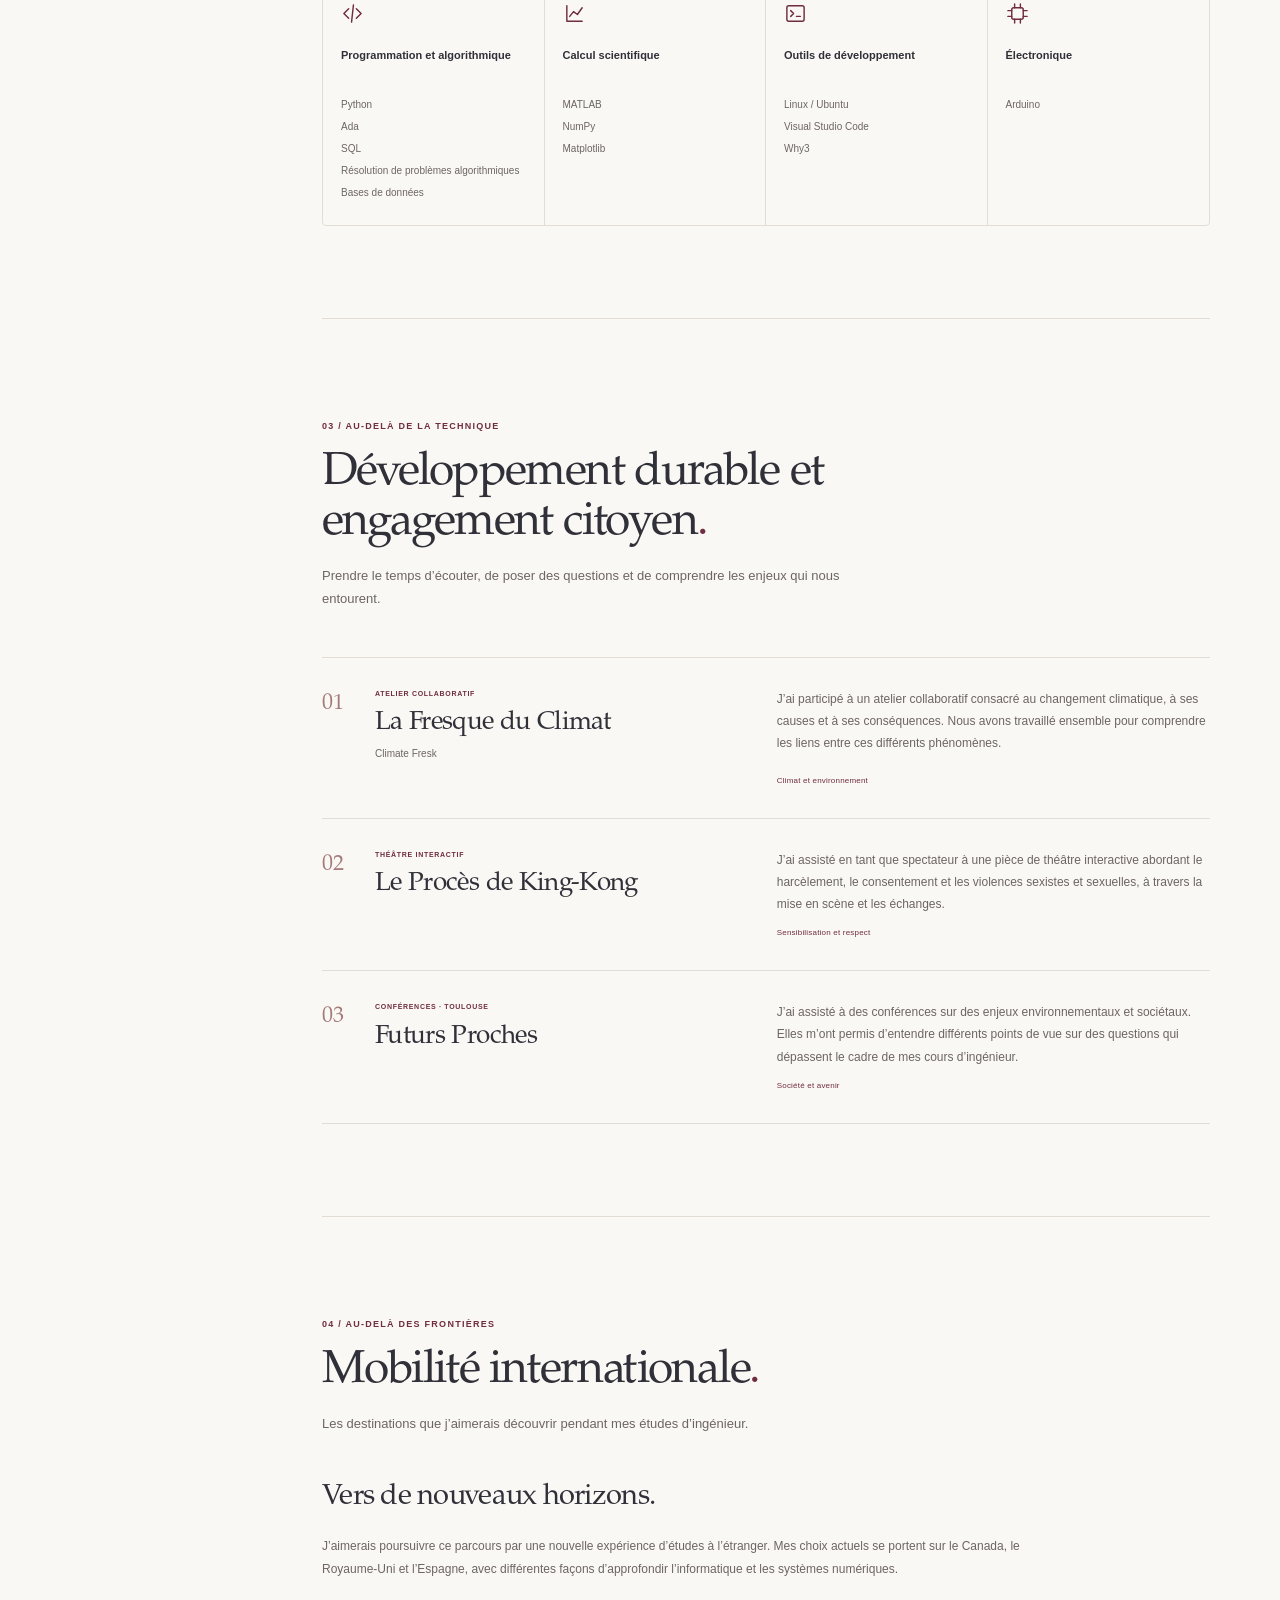
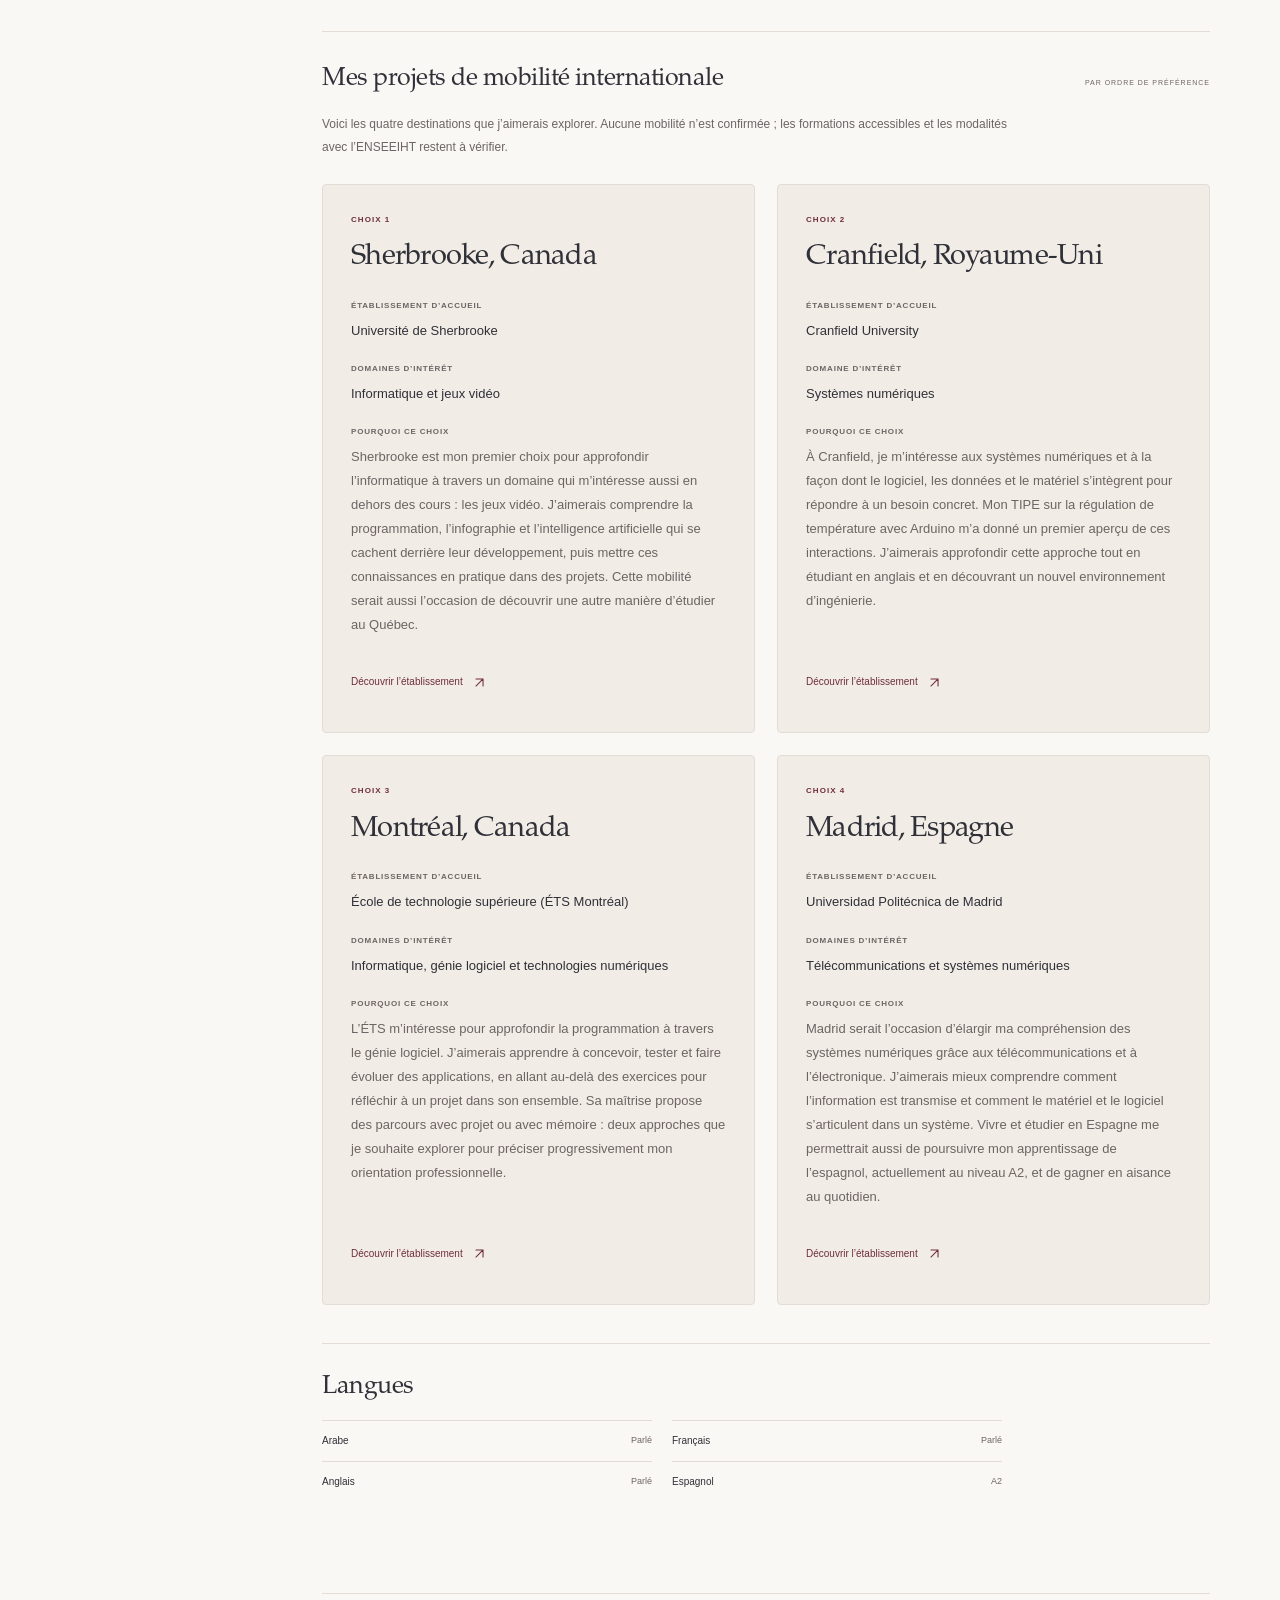
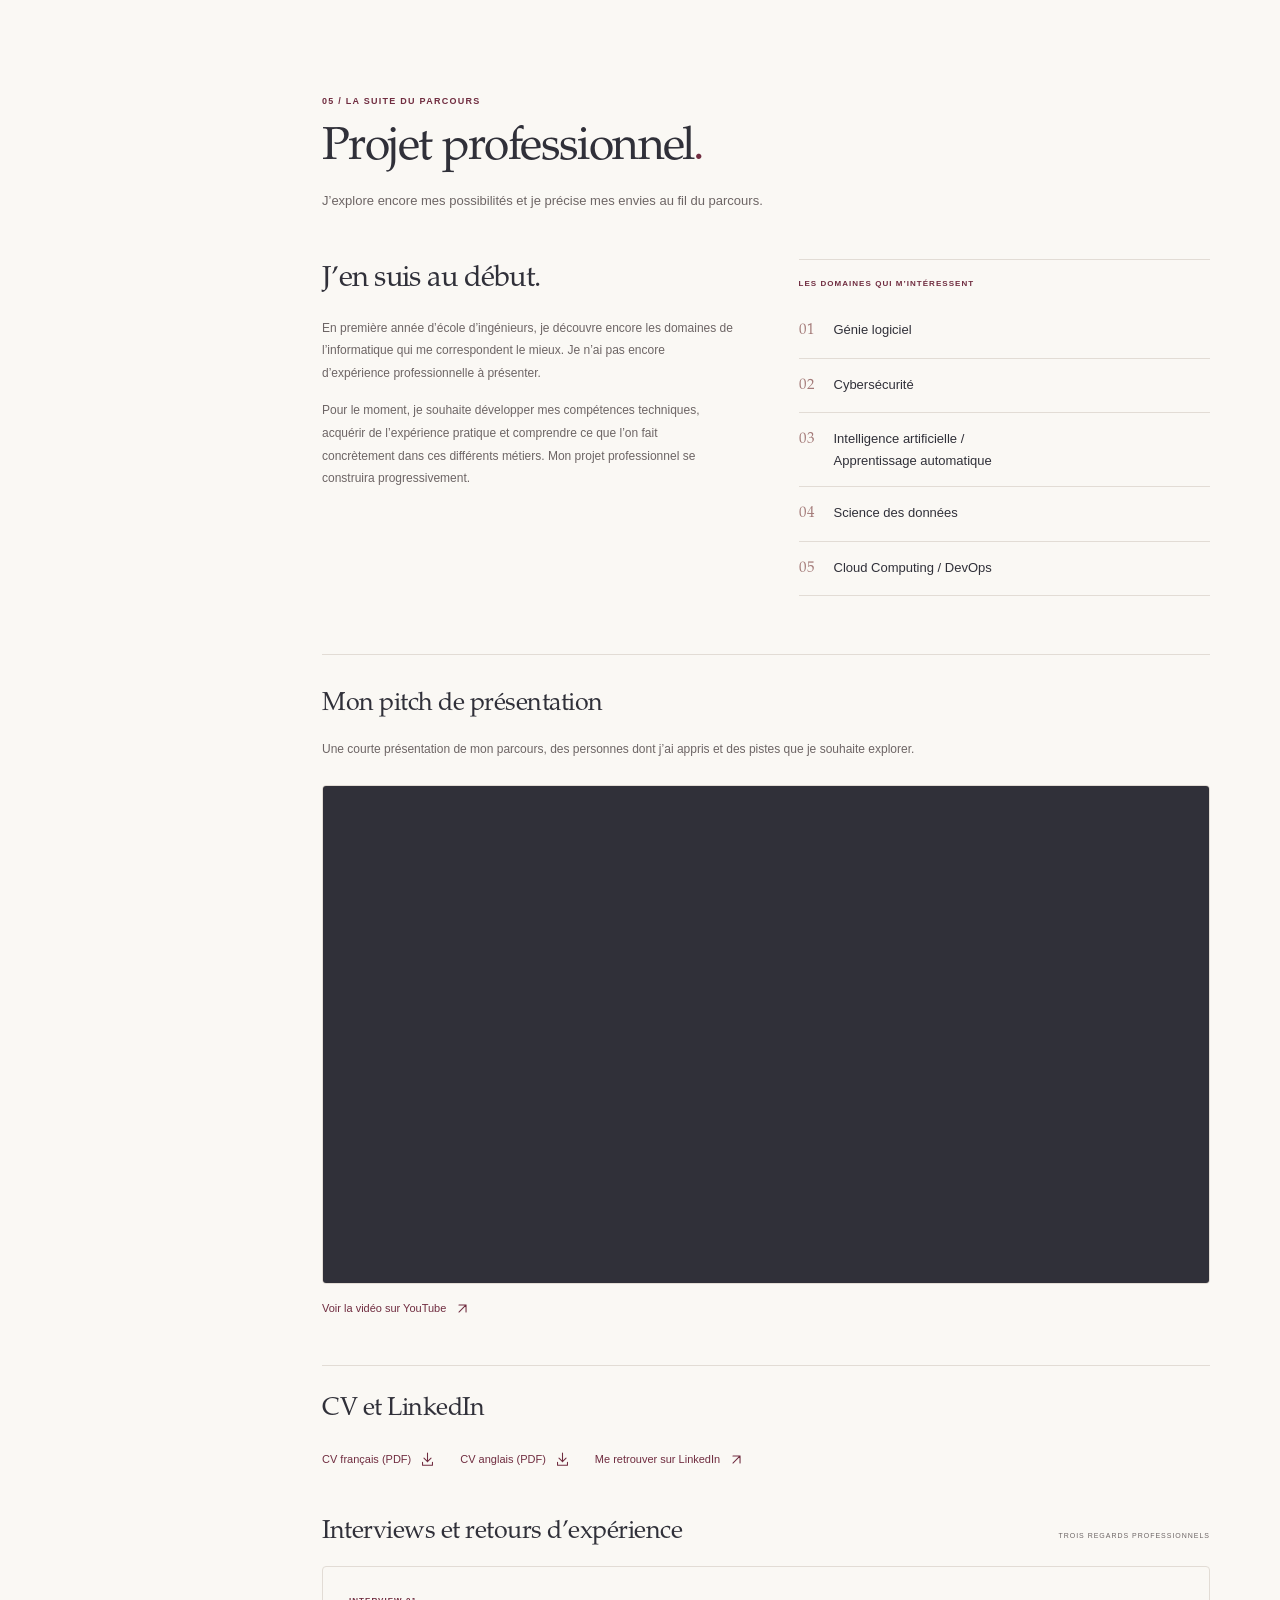
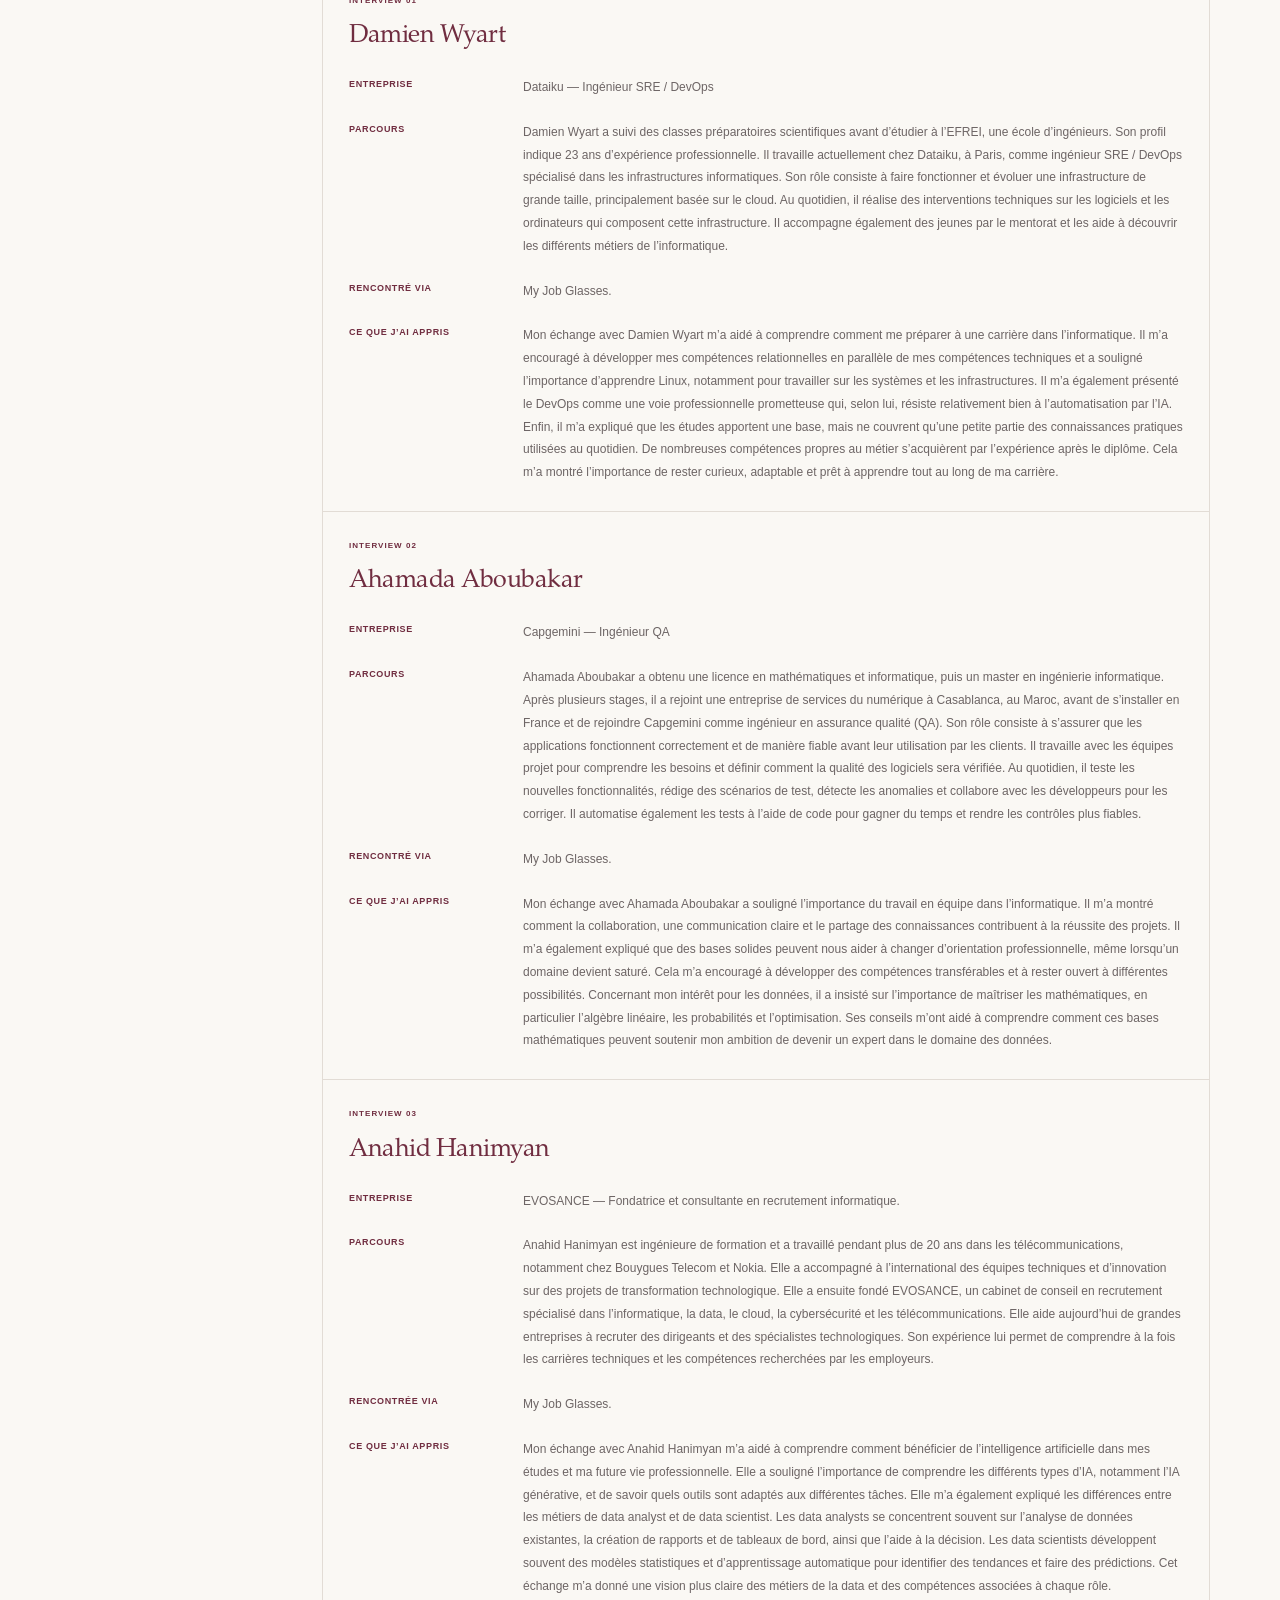
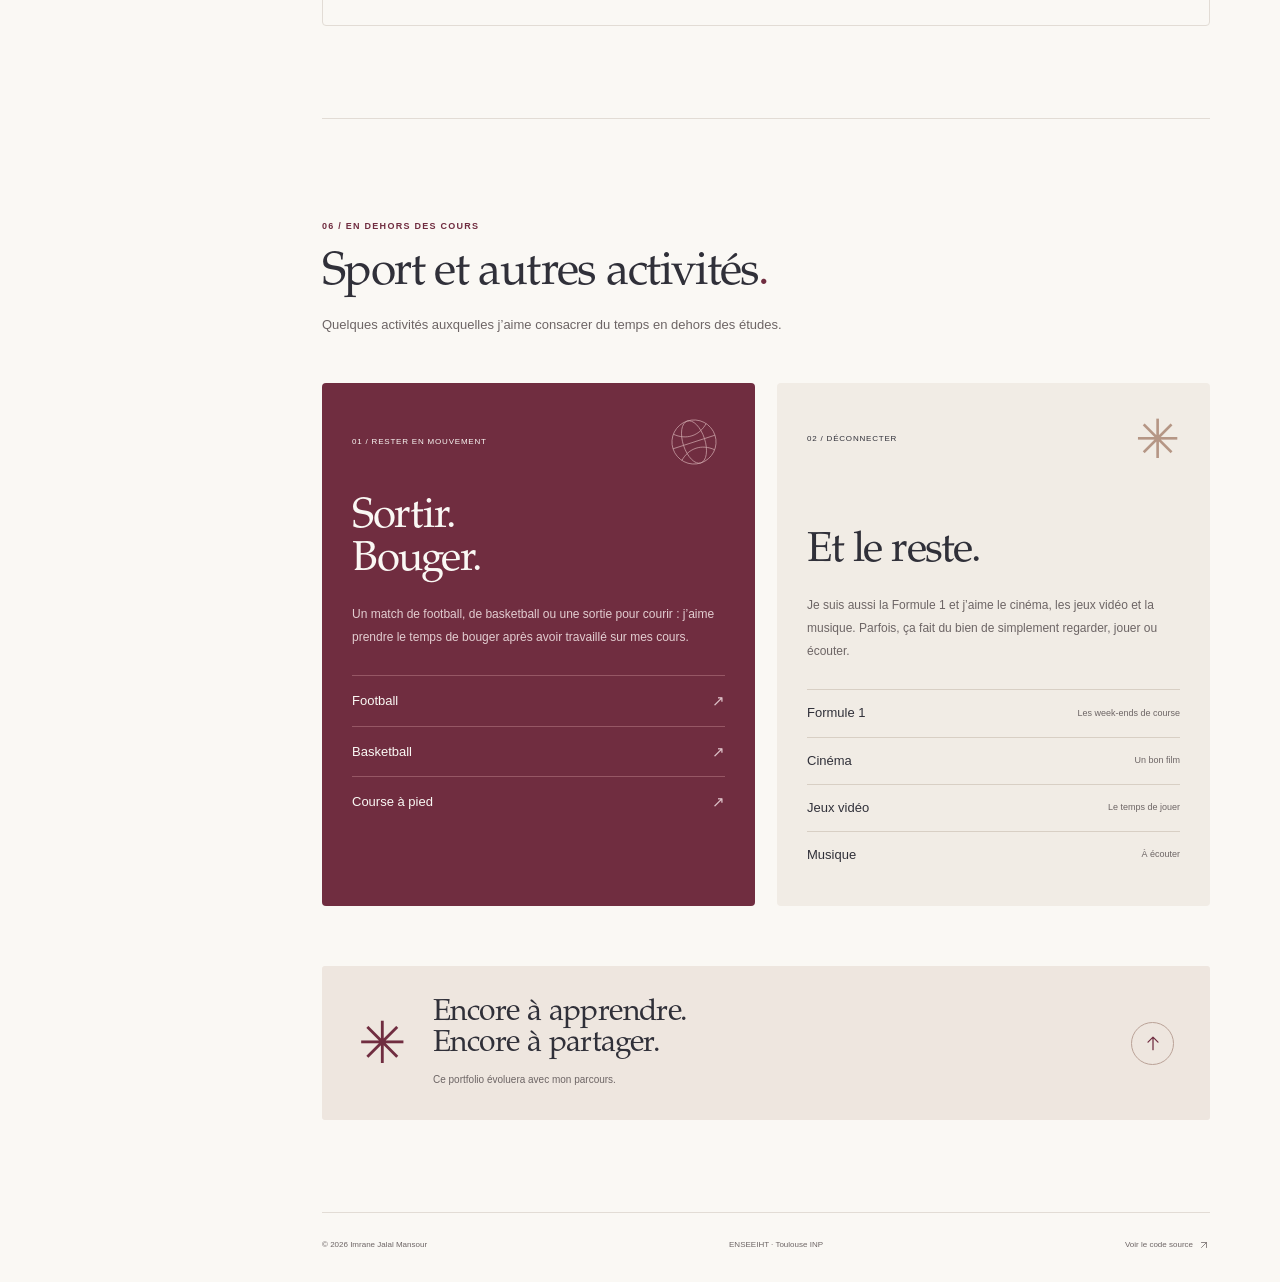
<file: fr/index.html>
<!doctype html>
<html lang="fr">
<head>
  <meta charset="utf-8">
  <meta name="viewport" content="width=device-width, initial-scale=1">
  <meta name="theme-color" content="#FAF8F4">
  <meta name="description" content="E-portfolio personnel d’Imrane Jalal Mansour, élève ingénieur en première année de Sciences du Numérique à l’ENSEEIHT – Toulouse INP. Projets, expériences et centres d’intérêt.">
  <meta property="og:type" content="website">
  <meta property="og:locale" content="fr_FR">
  <meta property="og:title" content="Imrane Jalal Mansour — Un parcours d’ingénieur">
  <meta property="og:description" content="Du Maroc à Toulouse. Mes projets, mes expériences et mes découvertes en Sciences du Numérique à l’ENSEEIHT.">
  <meta property="og:url" content="https://imranejalal.github.io/fr/">
  <meta property="og:image" content="https://imranejalal.github.io/assets/images/social-card.png">
  <meta property="og:image:alt" content="Imrane Jalal Mansour — Sciences du Numérique, ENSEEIHT – Toulouse INP">
  <meta name="twitter:card" content="summary_large_image">
  <link rel="canonical" href="https://imranejalal.github.io/fr/">
  <link rel="alternate" hreflang="en" href="https://imranejalal.github.io/">
  <link rel="alternate" hreflang="fr" href="https://imranejalal.github.io/fr/">
  <link rel="alternate" hreflang="x-default" href="https://imranejalal.github.io/">
  <link rel="icon" type="image/svg+xml" href="/assets/images/favicon.svg">
  <link rel="preload" href="/assets/fonts/editorial.woff" as="font" type="font/woff" crossorigin>
  <link rel="stylesheet" href="/assets/css/styles.css?v=20261031-youtube-embed">
  <script defer src="/assets/js/settings.js?v=20261031-youtube-embed"></script>
  <script defer src="/assets/js/main.js?v=20261031-youtube-embed"></script>
  <title>Imrane Jalal Mansour — Un parcours d’ingénieur</title>
</head>
<body>
  <a class="skip-link" href="#main">Aller au contenu</a>
  <svg class="icon-library" xmlns="http://www.w3.org/2000/svg" aria-hidden="true">
    <symbol id="icon-arrow" viewBox="0 0 24 24"><path d="M4 12h15M13 6l6 6-6 6"/></symbol>
    <symbol id="icon-external" viewBox="0 0 24 24"><path d="M7 17 17 7M7 7h10v10"/></symbol>
    <symbol id="icon-download" viewBox="0 0 24 24"><path d="M12 3v12m-5-5 5 5 5-5M5 16v4h14v-4"/></symbol>
    <symbol id="icon-code" viewBox="0 0 24 24"><path d="m8 7-5 5 5 5m8-10 5 5-5 5m-3-14-2 18"/></symbol>
    <symbol id="icon-chart" viewBox="0 0 24 24"><path d="M4 4v16h16M7 15l4-5 4 3 5-7"/></symbol>
    <symbol id="icon-terminal" viewBox="0 0 24 24"><rect x="3" y="4" width="18" height="16" rx="2"/><path d="m7 9 3 3-3 3m6 0h4"/></symbol>
    <symbol id="icon-chip" viewBox="0 0 24 24"><rect x="6" y="6" width="12" height="12" rx="2"/><path d="M9 2v4m6-4v4M9 18v4m6-4v4M2 9h4m-4 6h4M18 9h4m-4 6h4"/></symbol>
    <symbol id="icon-location" viewBox="0 0 24 24"><path d="M19 10c0 5-7 11-7 11S5 15 5 10a7 7 0 1 1 14 0Z"/><circle cx="12" cy="10" r="2"/></symbol>
    <symbol id="icon-github" viewBox="0 0 24 24"><path d="M9 19c-4 1-4-2-6-2m12 5v-4a3.5 3.5 0 0 0-1-2.7c3.3-.4 6.7-1.6 6.7-7.3A5.7 5.7 0 0 0 19.2 4a5.3 5.3 0 0 0-.1-4S17.8-.4 15 1.5a14 14 0 0 0-7 0C5.2-.4 3.9 0 3.9 0a5.3 5.3 0 0 0-.1 4 5.7 5.7 0 0 0-1.5 4c0 5.7 3.4 6.9 6.7 7.3A3.5 3.5 0 0 0 8 18v4" transform="translate(1 2) scale(.9)"/></symbol>
  </svg>

  <header class="mobile-header">
    <span class="mobile-caption">UN PARCOURS D’INGÉNIEUR</span>
    <div class="language-switch" role="group" aria-label="Langue"><a href="/fr/" lang="fr" hreflang="fr" data-language="fr" aria-label="Français" aria-current="page">FR</a><span aria-hidden="true">/</span><a href="/" lang="en" hreflang="en" data-language="en" aria-label="English">EN</a></div>
    <button class="menu-toggle" type="button" aria-controls="site-menu" aria-expanded="false" hidden><span class="menu-label">Menu</span><span class="menu-lines" aria-hidden="true"></span></button>
  </header>
  <div class="menu-backdrop" hidden></div>

  <aside class="sidebar" id="site-menu" aria-label="Navigation du portfolio">
    <p class="sidebar-name">Imrane<br>Jalal Mansour</p>
    <p class="sidebar-caption">Étudiant. Curieux.<br>Un parcours en construction.</p>
    <div class="language-switch" role="group" aria-label="Langue"><a href="/fr/" lang="fr" hreflang="fr" data-language="fr" aria-label="Français" aria-current="page">FR</a><span aria-hidden="true">/</span><a href="/" lang="en" hreflang="en" data-language="en" aria-label="English">EN</a></div>
    <nav aria-label="Navigation principale">
      <a href="#welcome" class="nav-link active" aria-current="location"><span class="nav-number">01</span><span>Accueil</span></a>
      <a href="#engineering-courses" class="nav-link"><span class="nav-number">02</span><span>Formation d’ingénieur</span></a>
      <a href="#sustainability-civic-engagement" class="nav-link"><span class="nav-number">03</span><span>Développement durable et<br>engagement citoyen</span></a>
      <a href="#international-mobility" class="nav-link"><span class="nav-number">04</span><span>Mobilité internationale</span></a>
      <a href="#career-development" class="nav-link"><span class="nav-number">05</span><span>Projet professionnel</span></a>
      <a href="#sport-other-activities" class="nav-link"><span class="nav-number">06</span><span>Sport et<br>autres activités</span></a>
    </nav>
    <div class="sidebar-bottom">
      <span class="location"><svg class="icon" aria-hidden="true"><use href="#icon-location"/></svg>Toulouse, France</span>
      <div class="sidebar-contact" role="group" aria-label="Contact">
        <p class="sidebar-contact-title">Contact</p>
        <a class="sidebar-email" href="mailto:imranejalal821@gmail.com"><span class="sidebar-email-label">Mail personnel</span><span class="sidebar-email-address">imranejalal821@gmail.com</span></a>
        <a class="sidebar-email" href="mailto:imrane.jalal-mansour@etu.toulouse-inp.fr"><span class="sidebar-email-label">Mail ENSEEIHT</span><span class="sidebar-email-address">imrane.jalal-mansour@etu.toulouse-inp.fr</span></a>
      </div>
      <a href="https://www.linkedin.com/in/imrane-jalal-mansour-01a728328/" target="_blank" rel="noopener noreferrer">Me retrouver sur LinkedIn<svg class="icon" aria-hidden="true"><use href="#icon-external"/></svg><span class="sr-only"> (s’ouvre dans un nouvel onglet)</span></a>
    </div>
  </aside>

  <main id="main" tabindex="-1">
    <section class="welcome section" id="welcome" aria-labelledby="welcome-title">
      <div class="topline"><span>DEPUIS 2026 <span class="tiny-star" aria-hidden="true">✳</span></span></div>
      <div class="hero">
        <div class="hero-copy">
          <p class="eyebrow"><span class="status-dot" aria-hidden="true"></span>SCIENCES DU NUMÉRIQUE · ENSEEIHT</p>
          <h1 id="welcome-title">Imrane<br>Jalal Mansour<span class="name-period">.</span></h1>
          <p class="hero-tagline">Tout commence <br>par la curiosité.</p>
          <p class="hero-intro">Bonjour ! Je suis élève ingénieur en première année de Sciences du Numérique à l’ENSEEIHT – Toulouse INP.</p>
          <div class="hero-actions"><a class="button button-primary" href="#education">Découvrir mon parcours<svg class="icon" aria-hidden="true"><use href="#icon-arrow"/></svg></a><a class="text-link" href="https://github.com/imranejalal" target="_blank" rel="noopener noreferrer">GitHub<svg class="icon" aria-hidden="true"><use href="#icon-external"/></svg><span class="sr-only"> (s’ouvre dans un nouvel onglet)</span></a></div>
        </div>
        <figure class="hero-portrait">
          <img src="/assets/images/imrane-jalal-mansour.webp" alt="Portrait d’Imrane Jalal Mansour" width="900" height="1198" fetchpriority="high" decoding="async">
        </figure>
      </div>
      <div class="welcome-story">
        <div><p class="eyebrow">QUELQUES MOTS SUR MOI</p><h2>Comprendre comment ça marche.<br>Et trouver ma voie.</h2></div>
        <div class="story-copy"><p>Avant de venir à Toulouse, j’ai passé deux ans en classes préparatoires au Maroc. J’y ai acquis des bases solides en mathématiques et en physique, mais aussi appris à aborder les problèmes difficiles avec patience.</p><p>J’ai toujours aimé comprendre le fonctionnement des choses, surtout dans le domaine de la technologie. Aujourd’hui, j’explore le développement logiciel, la cybersécurité, la science des données et l’intelligence artificielle. Ce portfolio me permet de partager mes projets, mes découvertes et une partie de ma vie en dehors des cours.</p></div>
      </div>
      <nav class="welcome-chapters" aria-label="Dans cet accueil"><a class="text-link" href="#education">Formation<svg class="icon" aria-hidden="true"><use href="#icon-arrow"/></svg></a><a class="text-link" href="#academic-achievements">Distinctions<svg class="icon" aria-hidden="true"><use href="#icon-arrow"/></svg></a></nav>
      <div class="welcome-education" id="education" aria-labelledby="education-title">
      <div class="subsection-heading"><h3 id="education-title">Formation</h3><span>LES ÉTAPES DE MON PARCOURS</span></div>
      <div class="welcome-journey mobility-layout" id="my-journey" role="group" aria-label="Mon parcours, des classes préparatoires à l’école d’ingénieurs">
        <div class="journey-panel"><div class="journey-top"><span>MON PARCOURS</span><svg class="icon" aria-hidden="true"><use href="#icon-external"/></svg></div><div class="journey-stops"><div class="journey-stop"><span class="stop-dot" aria-hidden="true"></span><p class="stop-label">MON POINT DE DÉPART</p><h3>Maroc</h3><p>CPGE · Lycée Moulay Youssef</p><span>2024 — 2026</span></div><div class="journey-stop"><span class="stop-dot filled" aria-hidden="true"></span><p class="stop-label">AUJOURD’HUI</p><h3>Toulouse, France</h3><p>ENSEEIHT · Sciences du Numérique</p><span>2026 — Aujourd’hui</span></div></div><p class="journey-footnote">La même curiosité. Un autre regard.</p></div>
        <div class="welcome-education-detail">
      <div class="education-list">
        <article class="education-item"><div class="education-date">2026 — Aujourd’hui<span class="current-label">EN COURS</span></div><div><h4>ENSEEIHT — Toulouse INP</h4><p>Élève ingénieur en première année — Sciences du Numérique</p><span class="education-place">Toulouse, France</span></div><span class="education-mark" aria-hidden="true">01</span></article>
        <article class="education-item"><div class="education-date">2024 — 2026</div><div><h4>Lycée Moulay Youssef</h4><p>CPGE — Mathématiques et Physique (MP)</p><span class="education-place">Maroc</span></div><span class="education-mark" aria-hidden="true">02</span></article>
      </div>
        <div class="mobility-copy journey-reflection"><h3>Prendre ses repères ailleurs.</h3><p>Mon arrivée à Toulouse après le Maroc a ouvert un nouveau chapitre : une nouvelle école, un autre environnement et l’occasion de rencontrer des personnes aux parcours variés.</p></div>
        </div>
      </div>
      </div>
      <div class="welcome-achievements" id="academic-achievements" aria-labelledby="achievements-title">
        <div class="subsection-heading"><h3 id="achievements-title">Distinctions</h3><span>PARCOURS ACADÉMIQUE</span></div>
        <div class="education-list">
          <article class="education-item cnc-achievement">
            <div class="education-date"><span class="ranking-number">186<sup>e</sup></span><span>sur 3 096 candidats</span></div>
            <div><p class="eyebrow">CLASSEMENT NATIONAL</p><h4>CNC — Maroc</h4><p>J’ai été classé <strong>186e sur 3 096 candidats</strong> au concours national marocain (CNC).</p></div>
          </article>
          <div class="mmc-entry">
          <article class="education-item">
            <div class="education-date"><time datetime="2025">Été 2025</time></div>
            <div><h4>Math&amp;Maroc Competition (MMC)</h4><p>J’ai participé aux épreuves de cette compétition de mathématiques et obtenu une <strong>mention honorable</strong>.</p><span class="education-place">Organisée par Math&amp;Maroc</span></div>
          </article>
        <div class="competition-gallery" aria-label="Photo de groupe de la MMC">
          <figure class="competition-photo">
            <div class="competition-photo-frame">
              <img data-competition-photo="/assets/images/mmc/mmc%20groupe.png" alt="Photo de groupe à la Math&amp;Maroc Competition" width="1553" height="1013" loading="eager" decoding="async" hidden>
              <div class="competition-photo-placeholder"><span aria-hidden="true">01</span><p>Photo à venir</p></div>
            </div>
            <figcaption>Photo de groupe · Math&amp;Maroc Competition · Été 2025</figcaption>
          </figure>
        </div>
          </div>
        </div>
      </div>
    </section>

    <section class="section" id="engineering-courses" aria-labelledby="engineering-title">
      <div class="section-heading"><span class="chapter">02 / APPRENDRE ET CRÉER</span><h2 id="engineering-title">Formation d’ingénieur<span>.</span></h2><p>Des mathématiques et de la physique à la réalisation de projets informatiques.</p></div>
      <div class="subsection-heading projects-heading"><h3>Projets académiques</h3><span>DES IDÉES À LA PRATIQUE</span></div>
      <article class="project-card">
        <div class="project-visual"><div class="project-image-wrap"><img src="/assets/images/tipe-circuit.webp" alt="Arduino Uno relié à un capteur de température, un écran LCD, une alarme et des moteurs de refroidissement dans ma simulation Tinkercad." width="740" height="337" loading="lazy" decoding="async"></div><div class="project-caption"><span>EXTRAIT DE MA PRÉSENTATION TIPE</span><span>2026</span></div></div>
        <div class="project-copy"><p class="eyebrow">TIPE · CLASSES PRÉPARATOIRES</p><h4>Surveillance et régulation de la température ambiante avec Arduino et PID</h4><p>Pour mon TIPE, j’ai développé un système de surveillance et de régulation de la température avec Arduino et un correcteur PID. Ce projet associait programmation, électronique, simulations sur Tinkercad, expérimentation et modélisation thermique.</p><p>Ce travail m’a permis de comprendre concrètement comment le logiciel et le matériel interagissent dans un système de régulation automatique.</p><ul class="tags" aria-label="Technologies du projet"><li>Arduino</li><li>C/C++</li><li>Python</li><li>Tinkercad</li><li>Régulation PID</li></ul><div class="project-actions"><a class="button button-primary" href="/assets/pdf/TIPE_Imrane_Jalal_Mansour_2026.pdf" target="_blank" rel="noopener noreferrer">Voir la présentation<svg class="icon" aria-hidden="true"><use href="#icon-external"/></svg><span class="sr-only"> (PDF, s’ouvre dans un nouvel onglet)</span></a><a class="text-link" href="/assets/pdf/TIPE_Imrane_Jalal_Mansour_2026.pdf" download="TIPE_Imrane_Jalal_Mansour_2026.pdf">Télécharger le PDF<svg class="icon" aria-hidden="true"><use href="#icon-download"/></svg></a></div><p class="file-note">Présentation complète · PDF · 66 pages · 2,6 Mo · en français</p></div>
      </article>
      <div class="subsection-heading skills-heading"><h3>Compétences techniques</h3><span>LES OUTILS QUE J’UTILISE</span></div>
      <div class="skills-grid">
        <article class="skill-group"><svg class="icon skill-icon" aria-hidden="true"><use href="#icon-code"/></svg><h4>Programmation et algorithmique</h4><ul class="skill-list"><li>Python</li><li>Ada</li><li>SQL</li><li>Résolution de problèmes algorithmiques</li><li>Bases de données</li></ul></article>
        <article class="skill-group"><svg class="icon skill-icon" aria-hidden="true"><use href="#icon-chart"/></svg><h4>Calcul scientifique</h4><ul class="skill-list"><li>MATLAB</li><li>NumPy</li><li>Matplotlib</li></ul></article>
        <article class="skill-group"><svg class="icon skill-icon" aria-hidden="true"><use href="#icon-terminal"/></svg><h4>Outils de développement</h4><ul class="skill-list"><li>Linux / Ubuntu</li><li>Visual Studio Code</li><li>Why3</li></ul></article>
        <article class="skill-group"><svg class="icon skill-icon" aria-hidden="true"><use href="#icon-chip"/></svg><h4>Électronique</h4><ul class="skill-list"><li>Arduino</li></ul></article>
      </div>
    </section>

    <section class="section engagement-section" id="sustainability-civic-engagement" aria-labelledby="engagement-title">
      <div class="section-heading"><span class="chapter">03 / AU-DELÀ DE LA TECHNIQUE</span><h2 id="engagement-title">Développement durable et<br>engagement citoyen<span>.</span></h2><p>Prendre le temps d’écouter, de poser des questions et de comprendre les enjeux qui nous entourent.</p></div>
      <div class="engagement-list">
        <article class="engagement-item"><span class="engagement-number" aria-hidden="true">01</span><div class="engagement-title"><p class="eyebrow">ATELIER COLLABORATIF</p><h3>La Fresque du Climat</h3><p class="original-title" lang="en">Climate Fresk</p></div><p class="engagement-description">J’ai participé à un atelier collaboratif consacré au changement climatique, à ses causes et à ses conséquences. Nous avons travaillé ensemble pour comprendre les liens entre ces différents phénomènes.</p><span class="engagement-topic">Climat et environnement</span></article>
        <article class="engagement-item"><span class="engagement-number" aria-hidden="true">02</span><div class="engagement-title"><p class="eyebrow">THÉÂTRE INTERACTIF</p><h3>Le Procès de King-Kong</h3></div><p class="engagement-description">J’ai assisté en tant que spectateur à une pièce de théâtre interactive abordant le harcèlement, le consentement et les violences sexistes et sexuelles, à travers la mise en scène et les échanges.</p><span class="engagement-topic">Sensibilisation et respect</span></article>
        <article class="engagement-item"><span class="engagement-number" aria-hidden="true">03</span><div class="engagement-title"><p class="eyebrow">CONFÉRENCES · TOULOUSE</p><h3>Futurs Proches</h3></div><p class="engagement-description">J’ai assisté à des conférences sur des enjeux environnementaux et sociétaux. Elles m’ont permis d’entendre différents points de vue sur des questions qui dépassent le cadre de mes cours d’ingénieur.</p><span class="engagement-topic">Société et avenir</span></article>
      </div>
    </section>

    <section class="section mobility-section" id="international-mobility" aria-labelledby="mobility-title">
      <div class="section-heading"><span class="chapter">04 / AU-DELÀ DES FRONTIÈRES</span><h2 id="mobility-title">Mobilité internationale<span>.</span></h2><p>Les destinations que j’aimerais découvrir pendant mes études d’ingénieur.</p></div>
      <div class="mobility-intro">
        <div class="mobility-copy"><h3>Vers de nouveaux horizons.</h3><p>J’aimerais poursuivre ce parcours par une nouvelle expérience d’études à l’étranger. Mes choix actuels se portent sur le Canada, le Royaume-Uni et l’Espagne, avec différentes façons d’approfondir l’informatique et les systèmes numériques.</p></div>
      </div>
      <div class="mobility-plans" aria-labelledby="mobility-plans-title">
        <div class="subsection-heading"><h3 id="mobility-plans-title">Mes projets de mobilité internationale</h3><span>PAR ORDRE DE PRÉFÉRENCE</span></div>
        <p class="mobility-plans-intro">Voici les quatre destinations que j’aimerais explorer. Aucune mobilité n’est confirmée ; les formations accessibles et les modalités avec l’ENSEEIHT restent à vérifier.</p>
        <ol class="mobility-plans-grid" role="list">
          <li>
            <article class="mobility-plan" aria-labelledby="mobility-choice-1">
              <p class="eyebrow">CHOIX 1</p>
              <h4 id="mobility-choice-1">Sherbrooke, Canada</h4>
              <dl class="mobility-plan-details">
                <div><dt>Établissement d’accueil</dt><dd>Université de Sherbrooke</dd></div>
                <div><dt>Domaines d’intérêt</dt><dd>Informatique et jeux vidéo</dd></div>
                <div><dt>Pourquoi ce choix</dt><dd>Sherbrooke est mon premier choix pour approfondir l’informatique à travers un domaine qui m’intéresse aussi en dehors des cours : les jeux vidéo. J’aimerais comprendre la programmation, l’infographie et l’intelligence artificielle qui se cachent derrière leur développement, puis mettre ces connaissances en pratique dans des projets. Cette mobilité serait aussi l’occasion de découvrir une autre manière d’étudier au Québec.</dd></div>
              </dl>
              <a class="text-link" href="https://www.usherbrooke.ca/informatique/nos-programmes/2e-cycle/maitrise-en-informatique" target="_blank" rel="noopener noreferrer">Découvrir l’établissement<svg class="icon" aria-hidden="true"><use href="#icon-external"/></svg><span class="sr-only"> (s’ouvre dans un nouvel onglet)</span></a>
            </article>
          </li>
          <li>
            <article class="mobility-plan" aria-labelledby="mobility-choice-2">
              <p class="eyebrow">CHOIX 2</p>
              <h4 id="mobility-choice-2">Cranfield, Royaume-Uni</h4>
              <dl class="mobility-plan-details">
                <div><dt>Établissement d’accueil</dt><dd>Cranfield University</dd></div>
                <div><dt>Domaine d’intérêt</dt><dd>Systèmes numériques</dd></div>
                <div><dt>Pourquoi ce choix</dt><dd>À Cranfield, je m’intéresse aux systèmes numériques et à la façon dont le logiciel, les données et le matériel s’intègrent pour répondre à un besoin concret. Mon TIPE sur la régulation de température avec Arduino m’a donné un premier aperçu de ces interactions. J’aimerais approfondir cette approche tout en étudiant en anglais et en découvrant un nouvel environnement d’ingénierie.</dd></div>
              </dl>
              <a class="text-link" href="https://www.cranfield.ac.uk/" target="_blank" rel="noopener noreferrer">Découvrir l’établissement<svg class="icon" aria-hidden="true"><use href="#icon-external"/></svg><span class="sr-only"> (s’ouvre dans un nouvel onglet)</span></a>
            </article>
          </li>
          <li>
            <article class="mobility-plan" aria-labelledby="mobility-choice-3">
              <p class="eyebrow">CHOIX 3</p>
              <h4 id="mobility-choice-3">Montréal, Canada</h4>
              <dl class="mobility-plan-details">
                <div><dt>Établissement d’accueil</dt><dd>École de technologie supérieure (ÉTS Montréal)</dd></div>
                <div><dt>Domaines d’intérêt</dt><dd>Informatique, génie logiciel et technologies numériques</dd></div>
                <div><dt>Pourquoi ce choix</dt><dd>L’ÉTS m’intéresse pour approfondir la programmation à travers le génie logiciel. J’aimerais apprendre à concevoir, tester et faire évoluer des applications, en allant au-delà des exercices pour réfléchir à un projet dans son ensemble. Sa maîtrise propose des parcours avec projet ou avec mémoire : deux approches que je souhaite explorer pour préciser progressivement mon orientation professionnelle.</dd></div>
              </dl>
              <a class="text-link" href="https://www.etsmtl.ca/programmes-formations/maitrise-genie-logiciel" target="_blank" rel="noopener noreferrer">Découvrir l’établissement<svg class="icon" aria-hidden="true"><use href="#icon-external"/></svg><span class="sr-only"> (s’ouvre dans un nouvel onglet)</span></a>
            </article>
          </li>
          <li>
            <article class="mobility-plan" aria-labelledby="mobility-choice-4">
              <p class="eyebrow">CHOIX 4</p>
              <h4 id="mobility-choice-4">Madrid, Espagne</h4>
              <dl class="mobility-plan-details">
                <div><dt>Établissement d’accueil</dt><dd>Universidad Politécnica de Madrid</dd></div>
                <div><dt>Domaines d’intérêt</dt><dd>Télécommunications et systèmes numériques</dd></div>
                <div><dt>Pourquoi ce choix</dt><dd>Madrid serait l’occasion d’élargir ma compréhension des systèmes numériques grâce aux télécommunications et à l’électronique. J’aimerais mieux comprendre comment l’information est transmise et comment le matériel et le logiciel s’articulent dans un système. Vivre et étudier en Espagne me permettrait aussi de poursuivre mon apprentissage de l’espagnol, actuellement au niveau A2, et de gagner en aisance au quotidien.</dd></div>
              </dl>
              <a class="text-link" href="https://www.die.upm.es/en/docencia/muise/" target="_blank" rel="noopener noreferrer">Découvrir l’établissement<svg class="icon" aria-hidden="true"><use href="#icon-external"/></svg><span class="sr-only"> (s’ouvre dans un nouvel onglet)</span></a>
            </article>
          </li>
        </ol>
      </div>
        <div class="language-block mobility-languages"><h3>Langues</h3><dl class="languages"><div><dt>Arabe</dt><dd>Parlé</dd></div><div><dt>Français</dt><dd>Parlé</dd></div><div><dt>Anglais</dt><dd>Parlé</dd></div><div><dt>Espagnol</dt><dd>A2</dd></div></dl></div>
    </section>

    <section class="section career-section" id="career-development" aria-labelledby="career-title">
      <div class="section-heading"><span class="chapter">05 / LA SUITE DU PARCOURS</span><h2 id="career-title">Projet professionnel<span>.</span></h2><p>J’explore encore mes possibilités et je précise mes envies au fil du parcours.</p></div>
      <div class="career-layout"><div class="career-copy"><h3>J’en suis au début.</h3><p>En première année d’école d’ingénieurs, je découvre encore les domaines de l’informatique qui me correspondent le mieux. Je n’ai pas encore d’expérience professionnelle à présenter.</p><p>Pour le moment, je souhaite développer mes compétences techniques, acquérir de l’expérience pratique et comprendre ce que l’on fait concrètement dans ces différents métiers. Mon projet professionnel se construira progressivement.</p></div>
      <div class="career-interests"><p class="eyebrow">LES DOMAINES QUI M’INTÉRESSENT</p><ul><li><span>01</span>Génie logiciel</li><li><span>02</span>Cybersécurité</li><li><span>03</span>Intelligence artificielle /<br>Apprentissage automatique</li><li><span>04</span>Science des données</li><li><span>05</span>Cloud Computing / DevOps</li></ul></div></div>

      <div class="career-pitch" id="pitch-video" aria-labelledby="pitch-title">
        <div class="subsection-heading"><h3 id="pitch-title">Mon pitch de présentation</h3></div>
        <p class="pitch-intro">Une courte présentation de mon parcours, des personnes dont j’ai appris et des pistes que je souhaite explorer.</p>
        <div class="pitch-frame pitch-youtube-frame">
          <iframe class="pitch-player pitch-youtube" src="https://www.youtube-nocookie.com/embed/jkFv1a_8dXc" title="Pitch de présentation d’Imrane Jalal Mansour" width="1280" height="720" loading="lazy" referrerpolicy="strict-origin-when-cross-origin" allow="autoplay; encrypted-media; picture-in-picture; fullscreen; web-share" allowfullscreen></iframe>
        </div>
        <p class="pitch-watch-link"><a class="text-link" href="https://youtu.be/jkFv1a_8dXc" target="_blank" rel="noopener noreferrer">Voir la vidéo sur YouTube<svg class="icon" aria-hidden="true"><use href="#icon-external"/></svg><span class="sr-only"> (s’ouvre dans un nouvel onglet)</span></a></p>
      </div>
      <div class="career-resources" id="professional-links">
        <div class="subsection-heading"><h3>CV et LinkedIn</h3></div>
        <div class="career-links"><a class="text-link" href="/assets/cv/CV_Imrane_Jalal_Mansour_FR.pdf" hreflang="fr" download="CV_Imrane_Jalal_Mansour_FR.pdf">CV français (PDF)<svg class="icon" aria-hidden="true"><use href="#icon-download"/></svg></a><a class="text-link" href="/assets/cv/CV_Imrane_Jalal_Mansour_EN.pdf" hreflang="en" download="CV_Imrane_Jalal_Mansour_EN.pdf">CV anglais (PDF)<svg class="icon" aria-hidden="true"><use href="#icon-download"/></svg></a><a class="text-link" href="https://www.linkedin.com/in/imrane-jalal-mansour-01a728328/" target="_blank" rel="noopener noreferrer">Me retrouver sur LinkedIn<svg class="icon" aria-hidden="true"><use href="#icon-external"/></svg><span class="sr-only"> (s’ouvre dans un nouvel onglet)</span></a></div><div id="cv-action" hidden></div>
      </div>
      <div class="career-interviews" aria-labelledby="interviews-title">
        <div class="subsection-heading"><h3 id="interviews-title">Interviews et retours d’expérience</h3><span>TROIS REGARDS PROFESSIONNELS</span></div>
        <div class="interview-grid">
        <article class="interview-card" id="interview-1">
          <p class="eyebrow">INTERVIEW 01</p>
          <h4>Damien Wyart</h4>
          <dl class="interview-details">
            <div><dt>Entreprise</dt><dd>Dataiku — Ingénieur SRE / DevOps</dd></div>
            <div><dt>Parcours</dt><dd>Damien Wyart a suivi des classes préparatoires scientifiques avant d’étudier à l’EFREI, une école d’ingénieurs. Son profil indique 23 ans d’expérience professionnelle. Il travaille actuellement chez Dataiku, à Paris, comme ingénieur SRE / DevOps spécialisé dans les infrastructures informatiques. Son rôle consiste à faire fonctionner et évoluer une infrastructure de grande taille, principalement basée sur le cloud. Au quotidien, il réalise des interventions techniques sur les logiciels et les ordinateurs qui composent cette infrastructure. Il accompagne également des jeunes par le mentorat et les aide à découvrir les différents métiers de l’informatique.</dd></div>
            <div><dt>Rencontré via</dt><dd>My Job Glasses.</dd></div>
            <div><dt>Ce que j’ai appris</dt><dd>Mon échange avec Damien Wyart m’a aidé à comprendre comment me préparer à une carrière dans l’informatique. Il m’a encouragé à développer mes compétences relationnelles en parallèle de mes compétences techniques et a souligné l’importance d’apprendre Linux, notamment pour travailler sur les systèmes et les infrastructures. Il m’a également présenté le DevOps comme une voie professionnelle prometteuse qui, selon lui, résiste relativement bien à l’automatisation par l’IA. Enfin, il m’a expliqué que les études apportent une base, mais ne couvrent qu’une petite partie des connaissances pratiques utilisées au quotidien. De nombreuses compétences propres au métier s’acquièrent par l’expérience après le diplôme. Cela m’a montré l’importance de rester curieux, adaptable et prêt à apprendre tout au long de ma carrière.</dd></div>
          </dl>
        </article>
        <article class="interview-card" id="interview-2">
          <p class="eyebrow">INTERVIEW 02</p>
          <h4>Ahamada Aboubakar</h4>
          <dl class="interview-details">
            <div><dt>Entreprise</dt><dd>Capgemini — Ingénieur QA</dd></div>
            <div><dt>Parcours</dt><dd>Ahamada Aboubakar a obtenu une licence en mathématiques et informatique, puis un master en ingénierie informatique. Après plusieurs stages, il a rejoint une entreprise de services du numérique à Casablanca, au Maroc, avant de s’installer en France et de rejoindre Capgemini comme ingénieur en assurance qualité (QA). Son rôle consiste à s’assurer que les applications fonctionnent correctement et de manière fiable avant leur utilisation par les clients. Il travaille avec les équipes projet pour comprendre les besoins et définir comment la qualité des logiciels sera vérifiée. Au quotidien, il teste les nouvelles fonctionnalités, rédige des scénarios de test, détecte les anomalies et collabore avec les développeurs pour les corriger. Il automatise également les tests à l’aide de code pour gagner du temps et rendre les contrôles plus fiables.</dd></div>
            <div><dt>Rencontré via</dt><dd>My Job Glasses.</dd></div>
            <div><dt>Ce que j’ai appris</dt><dd>Mon échange avec Ahamada Aboubakar a souligné l’importance du travail en équipe dans l’informatique. Il m’a montré comment la collaboration, une communication claire et le partage des connaissances contribuent à la réussite des projets. Il m’a également expliqué que des bases solides peuvent nous aider à changer d’orientation professionnelle, même lorsqu’un domaine devient saturé. Cela m’a encouragé à développer des compétences transférables et à rester ouvert à différentes possibilités. Concernant mon intérêt pour les données, il a insisté sur l’importance de maîtriser les mathématiques, en particulier l’algèbre linéaire, les probabilités et l’optimisation. Ses conseils m’ont aidé à comprendre comment ces bases mathématiques peuvent soutenir mon ambition de devenir un expert dans le domaine des données.</dd></div>
          </dl>
        </article>
        <article class="interview-card" id="interview-3">
          <p class="eyebrow">INTERVIEW 03</p>
          <h4>Anahid Hanimyan</h4>
          <dl class="interview-details">
            <div><dt>Entreprise</dt><dd>EVOSANCE — Fondatrice et consultante en recrutement informatique.</dd></div>
            <div><dt>Parcours</dt><dd>Anahid Hanimyan est ingénieure de formation et a travaillé pendant plus de 20 ans dans les télécommunications, notamment chez Bouygues Telecom et Nokia. Elle a accompagné à l’international des équipes techniques et d’innovation sur des projets de transformation technologique. Elle a ensuite fondé EVOSANCE, un cabinet de conseil en recrutement spécialisé dans l’informatique, la data, le cloud, la cybersécurité et les télécommunications. Elle aide aujourd’hui de grandes entreprises à recruter des dirigeants et des spécialistes technologiques. Son expérience lui permet de comprendre à la fois les carrières techniques et les compétences recherchées par les employeurs.</dd></div>
            <div><dt>Rencontrée via</dt><dd>My Job Glasses.</dd></div>
            <div><dt>Ce que j’ai appris</dt><dd>Mon échange avec Anahid Hanimyan m’a aidé à comprendre comment bénéficier de l’intelligence artificielle dans mes études et ma future vie professionnelle. Elle a souligné l’importance de comprendre les différents types d’IA, notamment l’IA générative, et de savoir quels outils sont adaptés aux différentes tâches. Elle m’a également expliqué les différences entre les métiers de data analyst et de data scientist. Les data analysts se concentrent souvent sur l’analyse de données existantes, la création de rapports et de tableaux de bord, ainsi que l’aide à la décision. Les data scientists développent souvent des modèles statistiques et d’apprentissage automatique pour identifier des tendances et faire des prédictions. Cet échange m’a donné une vision plus claire des métiers de la data et des compétences associées à chaque rôle.</dd></div>
          </dl>
        </article>
        </div>
      </div>
    </section>

    <section class="section activities-section" id="sport-other-activities" aria-labelledby="activities-title">
      <div class="section-heading"><span class="chapter">06 / EN DEHORS DES COURS</span><h2 id="activities-title">Sport et autres activités<span>.</span></h2><p>Quelques activités auxquelles j’aime consacrer du temps en dehors des études.</p></div>
      <div class="activities-grid">
        <article class="sports-card"><div class="activity-card-top"><span>01 / RESTER EN MOUVEMENT</span><svg class="sports-sketch" viewBox="0 0 90 90" fill="none" aria-hidden="true"><circle cx="45" cy="45" r="32"/><ellipse cx="45" cy="45" rx="16" ry="32"/><path d="M13 45h64M20 25c15 14 35 14 50 0M20 65c15-14 35-14 50 0"/></svg></div><h3>Sortir.<br>Bouger.</h3><p>Un match de football, de basketball ou une sortie pour courir : j’aime prendre le temps de bouger après avoir travaillé sur mes cours.</p><ul class="interest-list"><li><span>Football</span><span aria-hidden="true">↗</span></li><li><span>Basketball</span><span aria-hidden="true">↗</span></li><li><span>Course à pied</span><span aria-hidden="true">↗</span></li></ul></article>
        <article class="interests-card"><div class="activity-card-top"><span>02 / DÉCONNECTER</span><span class="activity-asterisk" aria-hidden="true">✳</span></div><h3>Et le reste.</h3><p>Je suis aussi la Formule 1 et j’aime le cinéma, les jeux vidéo et la musique. Parfois, ça fait du bien de simplement regarder, jouer ou écouter.</p><ul class="interest-list"><li><span>Formule 1</span><span class="interest-note">Les week-ends de course</span></li><li><span>Cinéma</span><span class="interest-note">Un bon film</span></li><li><span>Jeux vidéo</span><span class="interest-note">Le temps de jouer</span></li><li><span>Musique</span><span class="interest-note">À écouter</span></li></ul></article>
      </div>
      <div class="closing-note"><span class="closing-star" aria-hidden="true">✳</span><div><h3>Encore à apprendre.<br>Encore à partager.</h3><p>Ce portfolio évoluera avec mon parcours.</p></div><a href="#welcome" class="back-top" aria-label="Retour à l’accueil"><svg class="icon" aria-hidden="true"><use href="#icon-arrow"/></svg></a></div>
    </section>
    <footer class="site-footer"><p>© <span id="copyright-year">2026</span> Imrane Jalal Mansour</p><p>ENSEEIHT · Toulouse INP</p><a href="https://github.com/imranejalal/imranejalal.github.io" target="_blank" rel="noopener noreferrer">Voir le code source<svg class="icon" aria-hidden="true"><use href="#icon-external"/></svg><span class="sr-only"> (s’ouvre dans un nouvel onglet)</span></a></footer>
  </main>
</body>
</html>
</file>
<file: assets/css/styles.css>
@font-face{font-family:Editorial;src:url('../fonts/editorial.woff') format('woff');font-weight:400;font-style:normal;font-display:swap}
@font-face{font-family:Editorial;src:url('../fonts/editorial-italic.woff') format('woff');font-weight:400;font-style:italic;font-display:swap}
:root{--cream:#FAF8F4;--burgundy:#702D40;--ink:#303039;--rose:#DFD6D1;--muted:#6D6565;--line:#E2DCD5;--paper:#F1ECE5;--rail:252px;--serif:Editorial,Palatino,'Palatino Linotype',Georgia,serif;--sans:-apple-system,BlinkMacSystemFont,'Segoe UI',sans-serif}
*{box-sizing:border-box}html{scroll-behavior:smooth;scroll-padding-top:32px}body{margin:0;background:var(--cream);color:var(--ink);font-family:var(--sans);font-size:15px;line-height:1.75;-webkit-font-smoothing:antialiased}body.menu-open{overflow:hidden}a{color:inherit;text-decoration:none}button{font:inherit}button,a{-webkit-tap-highlight-color:transparent}button{cursor:pointer}img{max-width:100%;display:block}h1,h2,h3,h4,p{margin:0}h1,h2,h3,h4{font-weight:400}h1,h2,h3{font-family:var(--serif)}ul{margin:0;padding:0;list-style:none}::selection{background:var(--rose);color:var(--burgundy)}:focus-visible{outline:2px solid var(--burgundy);outline-offset:5px;border-radius:2px}[hidden]{display:none!important}.icon-library{position:absolute;width:0;height:0;overflow:hidden}.icon{width:20px;height:20px;flex-shrink:0;fill:none;stroke:currentColor;stroke-width:1.5;stroke-linecap:round;stroke-linejoin:round}.sr-only{position:absolute;width:1px;height:1px;padding:0;margin:-1px;overflow:hidden;clip:rect(0,0,0,0);white-space:nowrap;border:0}.skip-link{position:fixed;top:12px;left:12px;transform:translateY(-160%);z-index:100;background:var(--burgundy);color:white;padding:10px 18px}.skip-link:focus{transform:translateY(0)}
.sidebar{position:fixed;inset:0 auto 0 0;width:var(--rail);padding:35px 28px 26px 32px;border-right:1px solid var(--line);display:flex;flex-direction:column;z-index:30;background:var(--cream);overflow-y:auto}.brand,.mobile-brand{font-family:var(--serif);letter-spacing:-7px;font-size:72px;line-height:1.1;color:var(--burgundy);width:fit-content}.brand span,.mobile-brand span{color:#AC7A69}.sidebar-name{font-family:var(--serif);font-size:24px;line-height:1.2;margin-top:17px}.sidebar-caption{font-size:11px;line-height:1.7;color:var(--muted);margin-top:12px}.sidebar nav{display:grid;gap:7px;margin-top:39px}.nav-link{position:relative;display:flex;align-items:baseline;gap:13px;padding:10px 0;font-size:12px;line-height:1.5;color:var(--muted);transition:color .2s}.nav-number{font-size:9px;letter-spacing:.06em;opacity:.75}.nav-link::after{content:'';width:3px;height:20px;border-radius:2px;position:absolute;left:-32px;top:12px;background:var(--burgundy);transform:scaleY(0);transition:transform .2s}.nav-link.active,.nav-link:hover{color:var(--burgundy)}.nav-link.active{font-weight:600}.nav-link.active::after{transform:scaleY(1)}.sidebar-bottom{margin-top:auto;padding-top:35px;display:grid;gap:10px;font-size:10px;color:var(--muted)}.sidebar-bottom a,.location{display:flex;align-items:center;gap:7px}.sidebar-bottom .icon{height:14px;width:14px}.sidebar-bottom a:hover{color:var(--burgundy)}.mobile-header{display:none}main{margin-left:var(--rail);padding:0 70px;max-width:1720px}.section{padding:92px 0;border-bottom:1px solid var(--line);scroll-margin-top:28px}.welcome{padding-top:30px}.topline{display:flex;justify-content:space-between;gap:15px;font-size:8px;letter-spacing:.16em;color:var(--muted)}.topline>span:last-child{display:flex;align-items:center;gap:12px}.tiny-star{font-size:22px;line-height:1;color:var(--burgundy)}.hero{display:grid;grid-template-columns:minmax(0,1.7fr) minmax(220px,1fr);gap:30px;align-items:center;padding:74px 0 76px}.eyebrow,.chapter{font-family:var(--sans);font-size:9px;font-weight:600;letter-spacing:.13em;line-height:1.8;color:var(--burgundy)}.hero .eyebrow{display:flex;align-items:center;gap:8px;font-size:8px;letter-spacing:.1em}.status-dot{width:5px;height:5px;border-radius:50%;background:var(--burgundy)}h1{font-size:clamp(56px,5.9vw,94px);line-height:1.01;letter-spacing:-.045em;color:var(--burgundy);margin:23px 0 25px}.name-period{color:#B88B76}.hero-tagline{font-family:var(--serif);font-size:29px;line-height:1.18;letter-spacing:-.018em}.hero-intro{max-width:430px;color:var(--muted);font-size:13px;line-height:1.85;margin-top:19px}.hero-actions{display:flex;align-items:center;gap:24px;margin-top:29px;flex-wrap:wrap}.button{display:inline-flex;justify-content:center;align-items:center;gap:14px;min-height:46px;padding:11px 19px;border:1px solid transparent;border-radius:3px;font-size:11px;line-height:1.5;font-weight:500;transition:background .2s,transform .2s}.button:hover{transform:translateY(-2px)}.button-primary{background:var(--burgundy);color:#FFFDF9}.button-primary:hover{background:#582133}.button .icon,.text-link .icon{width:17px;height:17px}.text-link{display:inline-flex;align-items:center;gap:8px;font-size:11px;color:var(--burgundy);line-height:1.6;padding:9px 0}.text-link:hover{text-decoration:underline;text-underline-offset:5px}.journal-cover{background:var(--paper);border:1px solid #DAD0C6;border-radius:3px;min-height:390px;transform:rotate(3deg);padding:21px;box-shadow:7px 9px 0 #EEE8E0;position:relative;isolation:isolate}.cover-top,.cover-bottom{display:flex;justify-content:space-between;gap:10px;font-size:8px;letter-spacing:.1em;color:var(--burgundy);font-weight:500}.cover-art{height:212px;position:relative;display:flex;align-items:center;justify-content:center;margin-top:15px;overflow:hidden}.arch{position:absolute;border:1px solid #C6A99C;width:176px;height:222px;border-radius:110px 110px 0 0;top:10px}.arch-two{width:148px;height:207px;top:25px}.arch-three{width:120px;height:193px;top:39px}.cover-monogram{font-family:var(--serif);font-style:italic;font-size:95px;line-height:1;letter-spacing:-9px;transform:rotate(-3deg) translate(-5px,26px);color:var(--burgundy);z-index:1}.cover-monogram>span{position:relative;top:9px}.cover-star{position:absolute;right:12px;top:19px;color:var(--burgundy);font-size:32px;background:var(--paper);line-height:1}.cover-title{font-family:var(--serif);font-size:25px;line-height:1.16;color:var(--burgundy);margin-top:16px}.cover-bottom{margin-top:25px;padding-top:15px;border-top:1px solid #DAD0C6;font-size:7px;letter-spacing:.08em}.cover-bottom>span:first-child{display:flex;align-items:center;gap:7px}.cover-bottom .icon{width:16px;height:12px}.welcome-story{display:grid;grid-template-columns:1fr 1.25fr;gap:40px;padding-top:37px;border-top:1px solid var(--line)}.welcome-story h2{font-size:29px;line-height:1.2;letter-spacing:-.02em;margin-top:17px}.story-copy{font-size:12px;color:var(--muted);line-height:1.9}.story-copy p+p{margin-top:13px}.section-heading{margin-bottom:46px}.section-heading h2{font-size:clamp(36px,3.6vw,55px);line-height:1.1;letter-spacing:-.035em;margin-top:12px}.section-heading h2>span{color:var(--burgundy)}.section-heading>p{font-size:13px;color:var(--muted);margin-top:15px;max-width:550px}.chapter{font-size:9px;letter-spacing:.14em}.subsection-heading{display:flex;align-items:baseline;justify-content:space-between;gap:16px;margin-bottom:17px}.subsection-heading h3{font-size:25px;line-height:1.25;letter-spacing:-.02em}.subsection-heading>span{font-size:7px;letter-spacing:.14em;color:var(--muted)}.education-list{border-top:1px solid var(--line)}.education-item{position:relative;display:grid;grid-template-columns:145px 1fr;gap:25px;padding:26px 0;border-bottom:1px solid var(--line)}.education-date{font-size:11px;color:var(--muted);display:flex;align-items:flex-start;flex-direction:column;gap:9px;padding-top:2px}.current-label{font-size:7px;letter-spacing:.1em;color:var(--burgundy);background:#EEE3E2;padding:2px 7px;border-radius:2px}.education-item h4{font-family:var(--sans);font-size:14px;font-weight:600;line-height:1.5}.education-item p{font-size:12px;margin-top:5px}.education-place{display:block;color:var(--muted);font-size:10px;margin-top:5px}.education-mark{position:absolute;right:0;top:26px;font-family:var(--serif);font-size:27px;color:#D2C6C0}.education-item>div:nth-child(2){padding-right:28px}.skills-heading{margin-top:44px}.skills-grid{display:grid;grid-template-columns:repeat(4,minmax(0,1fr));border:1px solid var(--line);border-radius:4px;overflow:hidden}.skill-group{padding:24px 18px;border-right:1px solid var(--line);min-width:0}.skill-group:last-child{border-right:0}.skill-icon{color:var(--burgundy);width:23px;height:23px;margin-bottom:13px}.skill-group h4{font-family:var(--sans);font-size:11px;font-weight:600;line-height:1.6;min-height:36px}.skill-list{display:grid;gap:5px;font-size:10px;line-height:1.7;color:var(--muted);margin-top:13px}.projects-heading{margin-top:46px}.project-card{display:grid;grid-template-columns:1fr 1.25fr;border:1px solid var(--line);border-radius:4px;overflow:hidden}.project-visual{background:#EEE8DF;display:flex;flex-direction:column;justify-content:center;padding:25px 18px}.project-image-wrap{padding:12px;background:#F6F4F3;border-radius:3px;border:1px solid #E2DCD5}.project-image-wrap img{width:100%;height:auto;mix-blend-mode:multiply}.project-caption{display:flex;justify-content:space-between;font-size:6px;letter-spacing:.1em;color:var(--muted);margin-top:14px;gap:8px}.project-copy{padding:27px}.project-copy .eyebrow{font-size:8px}.project-copy h4{font-family:var(--serif);font-size:27px;line-height:1.15;letter-spacing:-.025em;margin:11px 0 14px}.project-copy>p:not(.eyebrow):not(.file-note){font-size:11px;line-height:1.85;color:var(--muted);margin-top:10px}.tags{display:flex;flex-wrap:wrap;gap:5px;margin-top:20px}.tags li{font-size:8px;line-height:1.6;padding:3px 7px;background:var(--paper);color:var(--burgundy);border-radius:2px}.project-actions{display:flex;align-items:center;flex-wrap:wrap;gap:11px 20px;margin-top:24px}.project-actions .button{padding:10px 12px;font-size:10px;min-height:40px;gap:7px}.project-actions .text-link{font-size:10px}.file-note{font-size:8px;color:var(--muted);margin-top:12px}
.mobility-layout{display:grid;grid-template-columns:1fr 1.1fr;gap:45px}.journey-panel{background:var(--paper);padding:28px 30px;border-radius:3px}.journey-top{display:flex;align-items:center;justify-content:space-between;font-size:8px;letter-spacing:.14em;color:var(--burgundy)}.journey-top .icon{width:21px;height:21px}.journey-stops{margin:34px 0 0 5px}.journey-stop{position:relative;padding:0 0 36px 26px;border-left:1px solid #C8ACA4}.journey-stop:last-child{padding-bottom:0;border-color:transparent}.stop-dot{position:absolute;top:1px;left:-4px;border:1px solid var(--burgundy);width:7px;height:7px;border-radius:50%;background:var(--paper)}.stop-dot.filled{background:var(--burgundy);box-shadow:0 0 0 4px #E5D7D0}.stop-label{font-size:7px;letter-spacing:.12em;color:var(--burgundy);line-height:1}.journey-stop h3{font-size:29px;line-height:1.2;margin-top:13px;letter-spacing:-.02em}.journey-stop>p:not(.stop-label){font-size:10px;line-height:1.8;margin-top:8px;color:var(--muted)}.journey-stop>span:last-child{display:block;font-size:9px;color:var(--muted);margin-top:8px}.journey-footnote{font-family:var(--serif);font-style:italic;font-size:16px;color:var(--burgundy);border-top:1px solid #D9CFC4;margin-top:29px;padding-top:18px}.mobility-copy>h3,.career-copy>h3{font-size:29px;line-height:1.2;letter-spacing:-.025em;margin:4px 0 19px}.mobility-copy>p,.career-copy>p{font-size:12px;line-height:1.9;color:var(--muted)}.mobility-copy>p+p,.career-copy>p+p{margin-top:14px}.language-block{margin-top:28px}.language-block h4{font-family:var(--sans);font-size:11px;font-weight:600;margin-bottom:11px}.languages{display:grid;grid-template-columns:1fr 1fr;margin:0;gap:0 20px}.languages>div{display:flex;align-items:center;justify-content:space-between;border-top:1px solid var(--line);padding:11px 0;gap:10px;font-size:10px}.languages dd{margin:0;color:var(--muted);font-size:9px}
.engagement-list{border-top:1px solid var(--line)}.engagement-item{display:grid;grid-template-columns:28px 1fr 1.15fr;gap:20px 25px;padding:30px 0;position:relative;border-bottom:1px solid var(--line)}.engagement-number{font-family:var(--serif);font-size:22px;line-height:1.1;color:#A47B79;margin-top:4px}.engagement-title h3{font-size:26px;line-height:1.15;letter-spacing:-.025em;margin-top:9px}.engagement-title .eyebrow{font-size:7px;letter-spacing:.1em}.original-title{font-size:10px;color:var(--muted);margin-top:6px}.engagement-description{font-size:12px;line-height:1.85;color:var(--muted)}.engagement-topic{grid-column:3;font-size:8px;color:var(--burgundy);letter-spacing:.025em;margin-top:-9px}.activities-grid{display:grid;grid-template-columns:1fr 1fr;gap:22px}.sports-card,.interests-card{padding:28px 30px;border-radius:4px}.sports-card{background:var(--burgundy);color:var(--cream)}.interests-card{background:var(--paper);color:var(--ink)}.activity-card-top{display:flex;align-items:center;justify-content:space-between;gap:15px;min-height:55px}.activity-card-top>span:first-child{font-size:8px;letter-spacing:.1em}.sports-sketch{width:62px;height:62px;stroke:#CDA5A9;stroke-width:1;transform:rotate(-18deg)}.activity-asterisk{font-size:54px;color:#B59685;line-height:1}.sports-card h3,.interests-card h3{font-size:42px;line-height:1.02;letter-spacing:-.035em;margin-top:24px}.interests-card h3{padding-top:41px}.sports-card>p,.interests-card>p{font-size:12px;line-height:1.9;margin-top:20px}.sports-card>p{color:#E2CDD0}.interests-card>p{color:var(--muted)}.interest-list{margin-top:27px}.interest-list li{display:flex;justify-content:space-between;align-items:center;padding:12px 0;border-top:1px solid #965765;gap:10px;font-size:13px;line-height:1.7}.interests-card .interest-list li{border-color:#D8CFC4}.interest-list li>span:last-child:not(:first-child){font-size:15px;color:#DDC2C8}.interest-list .interest-note{font-size:9px!important;color:var(--muted)!important}
.career-layout{display:grid;grid-template-columns:1fr 1fr;gap:65px}.career-links{display:flex;align-items:center;flex-wrap:wrap;gap:8px 22px;margin-top:20px}.career-interests{border-top:1px solid var(--line);padding-top:17px}.career-interests .eyebrow{font-size:8px}.career-interests ul{margin-top:13px}.career-interests li{display:flex;gap:19px;align-items:baseline;font-size:13px;line-height:1.7;border-bottom:1px solid var(--line);padding:14px 0}.career-interests li>span{font-family:var(--serif);font-size:15px;color:#A47B79}.closing-note{display:flex;align-items:center;gap:26px;background:#EEE6DF;margin-top:60px;border-radius:3px;padding:32px 36px}.closing-star{font-size:58px;color:var(--burgundy);line-height:1}.closing-note h3{font-size:30px;line-height:1.05;letter-spacing:-.02em}.closing-note p{font-size:10px;color:var(--muted);margin-top:10px}.back-top{margin-left:auto;display:grid;place-items:center;width:43px;height:43px;border:1px solid #BAA297;border-radius:50%;color:var(--burgundy);transition:background .2s}.back-top:hover{background:#E2D5CA}.back-top .icon{transform:rotate(-90deg)}.site-footer{display:flex;justify-content:space-between;gap:20px;align-items:center;padding:25px 0 30px;font-size:8px;color:var(--muted)}.site-footer a{display:flex;align-items:center;gap:5px}.site-footer .icon{width:12px;height:12px}#cv-action{margin-top:20px}
@media(min-width:1600px){main{padding:0 95px}.hero{gap:60px;grid-template-columns:1.6fr 1fr}.journal-cover{max-width:330px;justify-self:center;width:100%}.hero-intro{font-size:15px}.hero .eyebrow{font-size:9px}.story-copy,.mobility-copy>p,.career-copy>p,.engagement-description{font-size:14px}.project-copy>p:not(.eyebrow):not(.file-note){font-size:13px}}
@media(max-width:1220px){:root{--rail:220px}.sidebar{padding-left:25px;padding-right:22px}.nav-link::after{left:-25px}main{padding:0 42px}.hero{gap:24px;grid-template-columns:minmax(0,1.5fr) minmax(190px,1fr)}h1{font-size:clamp(53px,6.2vw,76px)}.hero .eyebrow{font-size:7px;letter-spacing:.06em}.journal-cover{padding:17px;min-height:370px}.cover-art{height:195px}.cover-bottom{font-size:6px}.cover-title{font-size:24px}.hero-actions{gap:15px}.button{padding:11px 14px;font-size:10px}.welcome-story{gap:28px}.skills-grid{grid-template-columns:repeat(2,minmax(0,1fr))}.skill-group:nth-child(2){border-right:0}.skill-group:nth-child(-n+2){border-bottom:1px solid var(--line)}.skill-group{padding:22px}.skill-group h4{min-height:0}.skill-list{display:flex;flex-wrap:wrap;gap:4px 12px;margin-top:10px}.skill-list li{position:relative}.project-card{grid-template-columns:1fr}.project-visual{padding:25px 35px}.project-image-wrap{max-width:570px;width:100%;margin:auto}.project-caption{font-size:7px}.project-copy{padding:28px 32px}.project-copy h4{max-width:550px}.project-copy>p:not(.eyebrow):not(.file-note){font-size:12px}.mobility-layout{gap:28px}.journey-panel{padding:25px 22px}.journey-stop{padding-left:21px}.journey-stop h3{font-size:26px}.engagement-item{gap:18px;grid-template-columns:23px 1fr 1.05fr}.engagement-title h3{font-size:24px}.sports-card,.interests-card{padding:25px}.career-layout{gap:35px}}
@media(max-height:760px) and (min-width:961px){.sidebar{padding-top:22px}.brand{font-size:60px}.sidebar-name{font-size:21px;margin-top:12px}.sidebar-caption{margin-top:8px}.sidebar nav{margin-top:22px;gap:3px}.nav-link{padding:8px 0}.sidebar-bottom{padding-top:20px}}
@media(max-width:960px){:root{--rail:0px}html{scroll-padding-top:96px}.mobile-header{display:flex;align-items:center;justify-content:space-between;gap:15px;padding:14px 27px;border-bottom:1px solid var(--line);background:var(--cream);position:sticky;top:0;z-index:40;min-height:70px}.mobile-brand{font-size:43px;letter-spacing:-4px;line-height:1}.mobile-caption{font-size:8px;letter-spacing:.13em;margin-right:auto;margin-left:12px;color:var(--muted)}.menu-toggle{display:flex;align-items:center;gap:13px;border:0;background:transparent;color:var(--burgundy);padding:10px 0 10px 10px;font-size:11px}.menu-lines{position:relative;width:21px;height:11px;border-top:1px solid currentColor;border-bottom:1px solid currentColor}.menu-lines:after{content:'';position:absolute;top:4px;left:4px;width:17px;border-top:1px solid currentColor}.menu-open .menu-lines{border:0}.menu-open .menu-lines:before,.menu-open .menu-lines:after{content:'';position:absolute;width:21px;top:5px;left:0;border-top:1px solid currentColor;transform:rotate(45deg)}.menu-open .menu-lines:after{transform:rotate(-45deg)}.sidebar{position:static;width:100%;padding:16px 27px;border-right:0;border-bottom:1px solid var(--line)}.sidebar>.brand,.sidebar-name,.sidebar-caption,.sidebar-bottom{display:none}.sidebar nav{grid-template-columns:repeat(3,1fr);margin-top:0;gap:10px 18px}.nav-link{font-size:11px}.nav-link::after{display:none}.js .sidebar{position:fixed;top:70px;left:auto;right:0;bottom:0;width:min(380px,90vw);padding:25px 30px;transform:translateX(101%);transition:transform .25s ease;border-left:1px solid var(--line);z-index:35;visibility:hidden}.js .sidebar nav{display:grid;grid-template-columns:1fr;gap:11px;margin-top:18px}.js .sidebar .nav-link{font-size:15px;gap:20px;padding:12px 0}.js .sidebar .nav-number{font-size:10px}.js .sidebar .sidebar-bottom{display:grid;font-size:12px;gap:17px}.js .sidebar .sidebar-name{display:block;font-size:27px;margin-top:0}.js .sidebar .sidebar-caption{display:block;font-size:12px}.js .menu-open .sidebar{transform:translateX(0);visibility:visible}.menu-backdrop{position:fixed;inset:70px 0 0;background:rgba(48,48,57,.27);z-index:32;backdrop-filter:blur(2px)}main{margin-left:0;padding:0 48px;max-width:none}.section{scroll-margin-top:94px;padding:75px 0}.welcome{padding-top:25px}.hero{padding-top:55px;grid-template-columns:1.5fr 1fr;gap:45px}h1{font-size:clamp(59px,8.3vw,80px)}.hero .eyebrow{font-size:8px}.journal-cover{max-width:280px;width:100%;justify-self:end}.hero-intro{font-size:13px}.section-heading h2{font-size:46px}.engagement-title h3{font-size:27px}.story-copy{font-size:13px}.welcome-story h2{font-size:30px}.project-card{grid-template-columns:1fr 1.25fr}.project-copy{padding:25px}.project-copy h4{font-size:27px}.project-visual{padding:25px 18px}.project-caption{font-size:6px}.mobility-copy>p,.career-copy>p{font-size:13px}.career-interests li{font-size:14px}}
@media(max-width:700px){body{font-size:14px}.mobile-header{padding:12px 22px;min-height:67px}.mobile-caption{font-size:7px;letter-spacing:.1em;margin-left:5px}.js .sidebar{top:67px}.menu-backdrop{top:67px}main{padding:0 24px}.section{padding:60px 0;scroll-margin-top:88px}.welcome{padding-top:24px}.topline{font-size:7px;letter-spacing:.1em}.hero{padding:41px 0 46px;gap:25px;grid-template-columns:minmax(0,1fr)}.hero .eyebrow{font-size:7px;letter-spacing:.09em}h1{font-size:clamp(53px,11.8vw,79px);line-height:1.03;letter-spacing:-.04em;margin:20px 0 23px}.hero-tagline{font-size:30px}.hero-tagline br{display:none}.hero-intro{max-width:490px;font-size:13px;margin-top:16px}.hero-actions{margin-top:23px;gap:23px}.hero-actions .button{font-size:11px;padding:12px 17px;min-height:46px}.journal-cover{min-height:0;max-width:none;width:auto;justify-self:stretch;transform:none;margin:15px 0 0;padding:18px 22px 18px 96px;box-shadow:4px 5px 0 #EEE8E0}.cover-top{font-size:7px}.cover-art{position:absolute;left:18px;top:28px;width:60px;height:86px;margin:0;opacity:.9}.arch{width:59px;height:83px;top:1px}.arch-two{width:47px;height:77px;top:7px}.arch-three{width:35px;height:71px;top:13px}.cover-monogram{font-size:41px;letter-spacing:-4px;transform:translate(-3px,6px)}.cover-monogram>span{top:3px}.cover-star{font-size:15px;right:0;top:1px}.cover-title{font-size:24px;margin-top:12px}.cover-title br{display:none}.cover-bottom{margin-top:15px;padding-top:11px;font-size:6px}.welcome-story{grid-template-columns:1fr;gap:23px;padding-top:28px}.welcome-story h2{font-size:30px;margin-top:12px}.story-copy{font-size:13px;line-height:1.9}.section-heading{margin-bottom:32px}.section-heading h2{font-size:clamp(34px,8.3vw,47px);margin-top:11px;line-height:1.12}.section-heading>p{font-size:12px;margin-top:13px}.chapter{font-size:8px;letter-spacing:.13em}.subsection-heading{align-items:flex-start;gap:10px}.subsection-heading h3{font-size:24px}.subsection-heading>span{font-size:6px;padding-top:7px;text-align:right;max-width:120px}.education-item{grid-template-columns:1fr;gap:10px;padding:22px 0}.education-date{flex-direction:row;gap:12px;align-items:center;font-size:10px}.education-item h4{font-size:14px}.education-item p{font-size:11px;line-height:1.7}.education-item>div:nth-child(2){padding-right:12px}.education-mark{top:27px;font-size:24px}.education-place{font-size:10px}.skills-grid{grid-template-columns:repeat(2,minmax(0,1fr))}.skill-group{padding:20px 16px}.skill-group h4{font-size:11px}.skill-list{display:grid;gap:7px;font-size:10px;margin-top:13px}.skill-icon{width:22px;height:22px}.skills-heading,.projects-heading{margin-top:35px}.project-card{grid-template-columns:1fr}.project-visual{padding:22px}.project-caption{font-size:6px}.project-copy{padding:25px 22px}.project-copy h4{font-size:29px;line-height:1.16}.project-copy>p:not(.eyebrow):not(.file-note){font-size:12px;line-height:1.9}.project-copy .eyebrow{font-size:7px}.tags li{font-size:9px}.project-actions{gap:12px 17px}.project-actions .button{font-size:10px;padding:12px;min-height:43px}.project-actions .text-link{font-size:10px;min-height:43px}.file-note{font-size:8px}.mobility-layout{grid-template-columns:1fr;gap:30px}.journey-panel{padding:25px}.journey-stops{display:grid;grid-template-columns:1fr 1.1fr;gap:18px;margin-top:28px}.journey-stop{padding:0 0 0 15px;border-left:1px solid #C8ACA4}.journey-stop:last-child{border-left:1px solid #C8ACA4}.journey-stop h3{font-size:24px;line-height:1.1;margin-top:15px}.journey-stop>p:not(.stop-label){font-size:9px;line-height:1.7}.stop-label{font-size:6px}.journey-footnote{font-size:17px;margin-top:24px}.mobility-copy>h3,.career-copy>h3{font-size:29px;margin:0 0 17px}.mobility-copy>p,.career-copy>p{font-size:13px}.language-block{margin-top:24px}.languages>div{font-size:12px}.languages dd{font-size:10px}.engagement-item{grid-template-columns:22px 1fr;gap:12px 16px;padding:27px 0}.engagement-title{grid-column:2}.engagement-number{font-size:24px}.engagement-title .eyebrow{font-size:7px}.engagement-title h3{font-size:28px;line-height:1.12}.engagement-description{grid-column:2;font-size:12px}.engagement-topic{grid-column:2;margin-top:1px;font-size:8px}.activities-grid{grid-template-columns:1fr;gap:18px}.sports-card,.interests-card{padding:27px}.activity-card-top>span:first-child{font-size:8px}.sports-card h3,.interests-card h3{font-size:43px;margin-top:18px}.interests-card h3{padding-top:0}.sports-card>p,.interests-card>p{font-size:13px;line-height:1.85;max-width:400px}.interest-list{margin-top:24px}.interest-list li{font-size:14px;padding:13px 0}.interest-list .interest-note{font-size:10px!important}.career-layout{grid-template-columns:1fr;gap:28px}.career-interests li{font-size:14px;padding:15px 0}.career-interests .eyebrow{font-size:8px}.career-links>.text-link{font-size:12px}.closing-note{gap:20px;padding:24px 22px;margin-top:38px}.closing-star{font-size:38px}.closing-note h3{font-size:28px}.closing-note p{font-size:9px}.back-top{width:36px;height:36px;flex-shrink:0}.site-footer{flex-wrap:wrap;gap:8px 15px;font-size:8px;padding:22px 0}.site-footer>p:first-child{flex:1 0 100%}.site-footer>a{margin-left:auto}}
@media(prefers-reduced-motion:reduce){html{scroll-behavior:auto}*,*::before,*::after{transition:none!important;animation:none!important}.button:hover{transform:none}}
@media print{.sidebar,.mobile-header,.menu-backdrop,.hero-actions,.back-top,.site-footer>a{display:none!important}main{margin:0;padding:0}.section{padding:22px 0;break-inside:auto}.hero{padding:20px 0;grid-template-columns:1.6fr 1fr}h1{font-size:60px}.journal-cover{transform:none;box-shadow:none}.section-heading h2{font-size:34px}.project-card,.engagement-item,.education-item,.activities-grid{break-inside:avoid}body{font-size:11px}.section-heading{margin-bottom:22px}.project-actions .button{background:white;color:var(--burgundy);border-color:var(--line)}}

/* Native links keep both language versions accessible without JavaScript. */
.language-switch{display:flex;align-items:center;gap:2px;width:fit-content;font-size:11px;line-height:1;color:var(--muted)}
.language-switch a{display:inline-flex;align-items:center;justify-content:center;min-width:40px;min-height:44px;border-radius:3px;transition:color .2s,background .2s}
.language-switch a:hover{color:var(--burgundy);background:var(--paper)}
.language-switch a[aria-current="page"]{color:var(--burgundy);font-weight:700;text-decoration:underline;text-underline-offset:5px;text-decoration-thickness:1px}
.language-switch>span{opacity:.5}
.sidebar>.language-switch{margin-top:15px;margin-left:-9px}
.sidebar nav{margin-top:20px}
@media(max-width:960px){.sidebar>.language-switch{display:none}.mobile-header>.language-switch{margin-left:auto;flex-shrink:0}.mobile-header{gap:12px}.mobile-caption{margin-right:0}.js .sidebar nav{margin-top:18px}}
@media(max-width:700px){.mobile-caption{display:none}.mobile-header>.language-switch{font-size:11px}.mobile-header{gap:14px}.menu-toggle{font-size:11px;gap:10px}}
@media print{.language-switch{display:none!important}}

@media(max-width:700px){.mobility-layout{grid-template-columns:minmax(0,1fr)}.journey-stops{grid-template-columns:minmax(0,1fr) minmax(0,1.1fr)}.journey-stop,.mobility-copy{min-width:0}}

/* Career project: one future video and three honest interview placeholders. */
.career-pitch{margin-top:58px;padding-top:34px;border-top:1px solid var(--line);scroll-margin-top:100px}
.pitch-intro{max-width:680px;margin-bottom:24px;font-size:12px;line-height:1.9;color:var(--muted)}
.pitch-frame{aspect-ratio:16/9;width:100%;overflow:hidden;border:1px solid var(--line);border-radius:4px;background:var(--paper)}
.pitch-player{display:block;width:100%;height:100%;object-fit:contain;background:var(--ink)}
.pitch-waiting{height:100%;padding:28px;display:flex;flex-direction:column;align-items:center;justify-content:center;text-align:center}
.pitch-monogram{font-family:var(--serif);font-size:70px;line-height:1;letter-spacing:-7px;font-style:italic;color:var(--burgundy);margin-bottom:24px}
.pitch-monogram>span{color:#AC7A69}
.pitch-waiting .eyebrow{font-size:8px}
.pitch-waiting-title{font-family:var(--serif);font-size:clamp(25px,3.2vw,44px);line-height:1.15;letter-spacing:-.025em;color:var(--burgundy);margin-top:13px}
.pitch-waiting-copy{font-size:11px;color:var(--muted);margin-top:14px;line-height:1.7}
.pitch-download{margin-top:7px}
.career-interviews{margin-top:40px}
.interview-grid{display:grid;grid-template-columns:minmax(0,1fr);border:1px solid var(--line);border-radius:4px;overflow:hidden}
.interview-card{min-width:0;padding:27px 26px;border-bottom:1px solid var(--line)}
.interview-card:last-child{border-bottom:0}
.interview-card .eyebrow{font-size:8px}
.interview-card h4{font-family:var(--serif);font-size:25px;line-height:1.2;letter-spacing:-.02em;margin-top:14px;color:var(--burgundy)}
.interview-notes{font-size:11px;line-height:1.9;margin-top:14px;color:var(--muted)}
.interview-details{display:grid;gap:22px;margin:24px 0 0;max-width:840px}
.interview-details>div{display:grid;grid-template-columns:150px minmax(0,1fr);gap:24px}
.interview-details dt{font-size:9px;line-height:1.8;font-weight:600;letter-spacing:.07em;text-transform:uppercase;color:var(--burgundy)}
.interview-details dd{margin:0;min-width:0;font-size:12px;line-height:1.9;color:var(--muted)}
@media(max-width:700px){.interview-details{gap:20px;margin-top:22px}.interview-details>div{grid-template-columns:minmax(0,1fr);gap:5px}.interview-details dd{font-size:12px}}
@media(max-width:700px){.career-pitch{margin-top:38px;padding-top:28px}.pitch-intro{font-size:12px;margin-bottom:20px}.pitch-frame{min-height:240px;aspect-ratio:4/3}.pitch-waiting{padding:24px 18px}.pitch-monogram{font-size:53px;margin-bottom:16px}.pitch-waiting-title{font-size:29px}.pitch-waiting-copy{font-size:10px;margin-top:10px}.pitch-player{object-fit:contain}.career-interviews{margin-top:32px}.interview-grid{grid-template-columns:1fr}.interview-card{border-right:0;border-bottom:1px solid var(--line);padding:23px}.interview-card:last-child{border-bottom:0}.interview-card h4{font-size:27px;margin-top:11px}.interview-notes{font-size:12px;margin-top:12px}}
@media print{.pitch-frame{min-height:0;aspect-ratio:auto}.pitch-waiting{padding:18px}.pitch-monogram,.pitch-player,.pitch-download{display:none!important}.pitch-waiting-title{font-size:25px}.interview-grid{break-inside:avoid}.career-pitch{margin-top:25px;padding-top:20px}}

/* Ranked mobility plans use the portfolio's existing palette and typefaces. */
.mobility-plans{margin-top:50px;padding-top:32px;border-top:1px solid var(--line)}
.mobility-plans .subsection-heading{gap:18px}
.mobility-plans-intro{max-width:700px;margin:18px 0 25px;font-size:12px;line-height:1.9;color:var(--muted)}
.mobility-plans-grid{display:grid;grid-template-columns:repeat(2,minmax(0,1fr));gap:22px;list-style:none;margin:0;padding:0}
.mobility-plans-grid>li{min-width:0;display:flex}
.mobility-plan{display:flex;flex-direction:column;width:100%;min-width:0;padding:28px;background:var(--paper);border:1px solid var(--line);border-radius:4px}
.mobility-plan>.eyebrow{font-size:8px;color:var(--burgundy)}
.mobility-plan h4{font-family:var(--serif);font-size:29px;font-weight:400;line-height:1.2;letter-spacing:-.025em;margin:14px 0 24px;color:var(--ink)}
.mobility-plan-details{margin:0 0 23px;overflow-wrap:anywhere}
.mobility-plan-details>div+div{margin-top:20px}
.mobility-plan-details dt{font-size:8px;font-weight:600;line-height:1.5;letter-spacing:.1em;text-transform:uppercase;color:var(--muted);margin-bottom:7px}
.mobility-plan-details dd{margin:0;font-size:13px;line-height:1.85;color:var(--ink)}
.mobility-plan-details>div:last-child dd{color:var(--muted)}
.mobility-plan>.text-link{align-self:flex-start;margin-top:auto;min-height:44px;font-size:10px}
@media(max-width:1220px){.mobility-plan{padding:24px}.mobility-plan h4{font-size:27px}.mobility-plan-details dd{font-size:12px}}
@media(max-width:700px){.mobility-plans{margin-top:36px;padding-top:28px}.mobility-plans .subsection-heading{flex-direction:column;gap:8px}.mobility-plans .subsection-heading>span{max-width:none;padding-top:0;text-align:left;font-size:7px}.mobility-plans-intro{font-size:12px;margin-top:16px}.mobility-plans-grid{grid-template-columns:minmax(0,1fr);gap:18px}.mobility-plan{padding:25px 22px}.mobility-plan h4{font-size:29px;margin-bottom:23px}.mobility-plan-details dd{font-size:13px}.mobility-plan-details dt{font-size:8px}.mobility-plan>.text-link{font-size:11px}}
@media print{.mobility-plans-grid{grid-template-columns:1fr 1fr;gap:14px}.mobility-plan{break-inside:avoid;background:transparent;padding:18px}.mobility-plan>.text-link{display:none}.mobility-plan-details dd{font-size:10px}.mobility-plan h4{font-size:24px}}

/* The completed academic journey belongs to Welcome; mobility looks ahead. */
.welcome-journey{margin-top:38px;scroll-margin-top:100px;align-items:start}
.mobility-summary{display:grid;grid-template-columns:1.1fr 1fr;gap:45px;align-items:start}
.mobility-summary .language-block{margin-top:0}
@media(max-width:1220px){.mobility-summary{gap:28px}}
@media(max-width:700px){.welcome-journey{margin-top:30px}.mobility-summary{grid-template-columns:minmax(0,1fr);gap:24px}.mobility-summary>div{min-width:0}}

/* Content organisation: education and achievements are part of Welcome. */
.welcome-chapters{display:flex;flex-wrap:wrap;gap:12px 28px;margin-top:26px}
.welcome-chapters>.text-link{min-height:44px;font-size:12px}
.welcome-education,.welcome-achievements{margin-top:38px;scroll-margin-top:105px}
.welcome-education .welcome-journey{margin-top:0}
.welcome-education-detail{min-width:0}
.welcome-education-detail .education-item{grid-template-columns:115px minmax(0,1fr);gap:18px}
.welcome-education-detail .education-item>div:nth-child(2){padding-right:20px}
.journey-reflection{margin-top:28px}
.ranking-number{font-family:var(--serif);font-size:44px;line-height:1.1;letter-spacing:-.035em;color:var(--burgundy)}
.ranking-number sup{font-family:var(--sans);font-size:12px;letter-spacing:0;vertical-align:super}
.cnc-achievement .eyebrow{font-size:7px;color:var(--burgundy);margin:0 0 8px}
.mmc-entry{border-bottom:1px solid var(--line);padding-bottom:26px}
.mmc-entry>.education-item{border-bottom:0}
.competition-gallery{display:grid;grid-template-columns:minmax(0,1fr);max-width:680px;gap:20px;margin-top:6px}
.competition-photo{margin:0;min-width:0}
.competition-photo-frame{position:relative;aspect-ratio:16/10;display:grid;place-items:center;overflow:hidden;border:1px solid var(--line);border-radius:3px;background:var(--paper)}
.competition-photo-frame img{display:block;width:100%;height:100%;object-fit:contain;background:var(--paper)}
.competition-photo-frame img[hidden],.competition-photo-placeholder[hidden]{display:none}
.competition-photo-placeholder{position:absolute;inset:0;display:flex;flex-direction:column;align-items:center;justify-content:center;padding:24px;text-align:center}
.competition-photo-placeholder>span{font-family:var(--serif);font-size:36px;line-height:1;color:var(--burgundy);opacity:.6}
.competition-photo-placeholder>p{font-size:11px;color:var(--muted);margin-top:12px}
.competition-photo figcaption{font-size:9px;line-height:1.7;color:var(--muted);margin-top:10px}
#engineering-courses .projects-heading{margin-top:0}
.mobility-intro{max-width:720px}
.mobility-languages{margin-top:38px;padding-top:28px;border-top:1px solid var(--line)}
.mobility-languages>h3{font-size:25px;line-height:1.25;letter-spacing:-.02em;margin-bottom:17px}
.mobility-languages>.languages{max-width:680px}
.career-resources{margin-top:38px;padding-top:28px;border-top:1px solid var(--line);scroll-margin-top:100px}
.career-resources .career-links{display:flex;flex-wrap:wrap;gap:14px 24px;margin-top:0}
.career-resources #cv-action{margin-top:18px}
@media(max-width:1220px){.welcome-education .mobility-layout{grid-template-columns:minmax(0,1fr) minmax(0,1.1fr)}.welcome-education-detail .education-item{grid-template-columns:minmax(0,1fr);gap:10px}.welcome-education-detail .education-date{flex-direction:row;align-items:center}}
@media(max-width:700px){.welcome-chapters{gap:10px 24px;margin-top:20px}.welcome-education,.welcome-achievements{margin-top:30px}.welcome-education .mobility-layout{grid-template-columns:minmax(0,1fr)}.journey-reflection{margin-top:24px}.competition-gallery{grid-template-columns:minmax(0,1fr);gap:22px}.competition-photo figcaption{font-size:10px}.mobility-languages,.career-resources{margin-top:30px;padding-top:24px}.mobility-languages>h3{font-size:24px}}
@media print{.welcome-chapters{display:none}.cnc-achievement,.competition-photo{break-inside:avoid}.competition-gallery{grid-template-columns:1fr}.competition-photo-frame{max-height:180px}.welcome-education,.welcome-achievements{margin-top:25px}}

/* Email contacts in the sidebar and mobile menu. */
.sidebar-contact{display:grid;gap:10px;min-width:0}
.sidebar-contact-title{font-family:var(--sans);font-size:8px;font-weight:600;line-height:1.5;letter-spacing:.12em;text-transform:uppercase;color:var(--burgundy)}
.sidebar-bottom a.sidebar-email{display:grid;align-items:start;gap:2px;min-width:0}
.sidebar-email-label{font-size:8px;line-height:1.5}
.sidebar-email-address{font-size:10px;line-height:1.6;overflow-wrap:anywhere;color:var(--ink)}
.sidebar-email:hover .sidebar-email-address{color:var(--burgundy)}
@media(max-width:960px){.sidebar-email-label{font-size:10px}.sidebar-email-address{font-size:11px}}

/* The owner's portrait replaces the illustrated cover in Welcome. */
.hero-portrait{margin:0;width:100%;max-width:340px;justify-self:end;overflow:hidden;border:1px solid #DAD0C6;border-radius:3px;background:var(--paper);box-shadow:7px 9px 0 #EEE8E0}
.hero-portrait img{display:block;width:100%;height:auto}
@media(max-width:700px){.hero-portrait{width:calc(100% - 8px);max-width:300px;justify-self:center;margin-top:12px;box-shadow:4px 5px 0 #EEE8E0}}
@media print{.hero-portrait{max-width:230px;box-shadow:none}}

/* Keep the year aligned at the right after removing the journal label. */
.topline{justify-content:flex-end}

/* YouTube keeps the pitch player responsive in the existing frame. */
.pitch-youtube-frame{aspect-ratio:16/9;min-height:0}
.pitch-youtube{border:0}
.pitch-watch-link{margin-top:7px}
@media print{.pitch-youtube-frame,.pitch-watch-link{display:none!important}}
</file>
